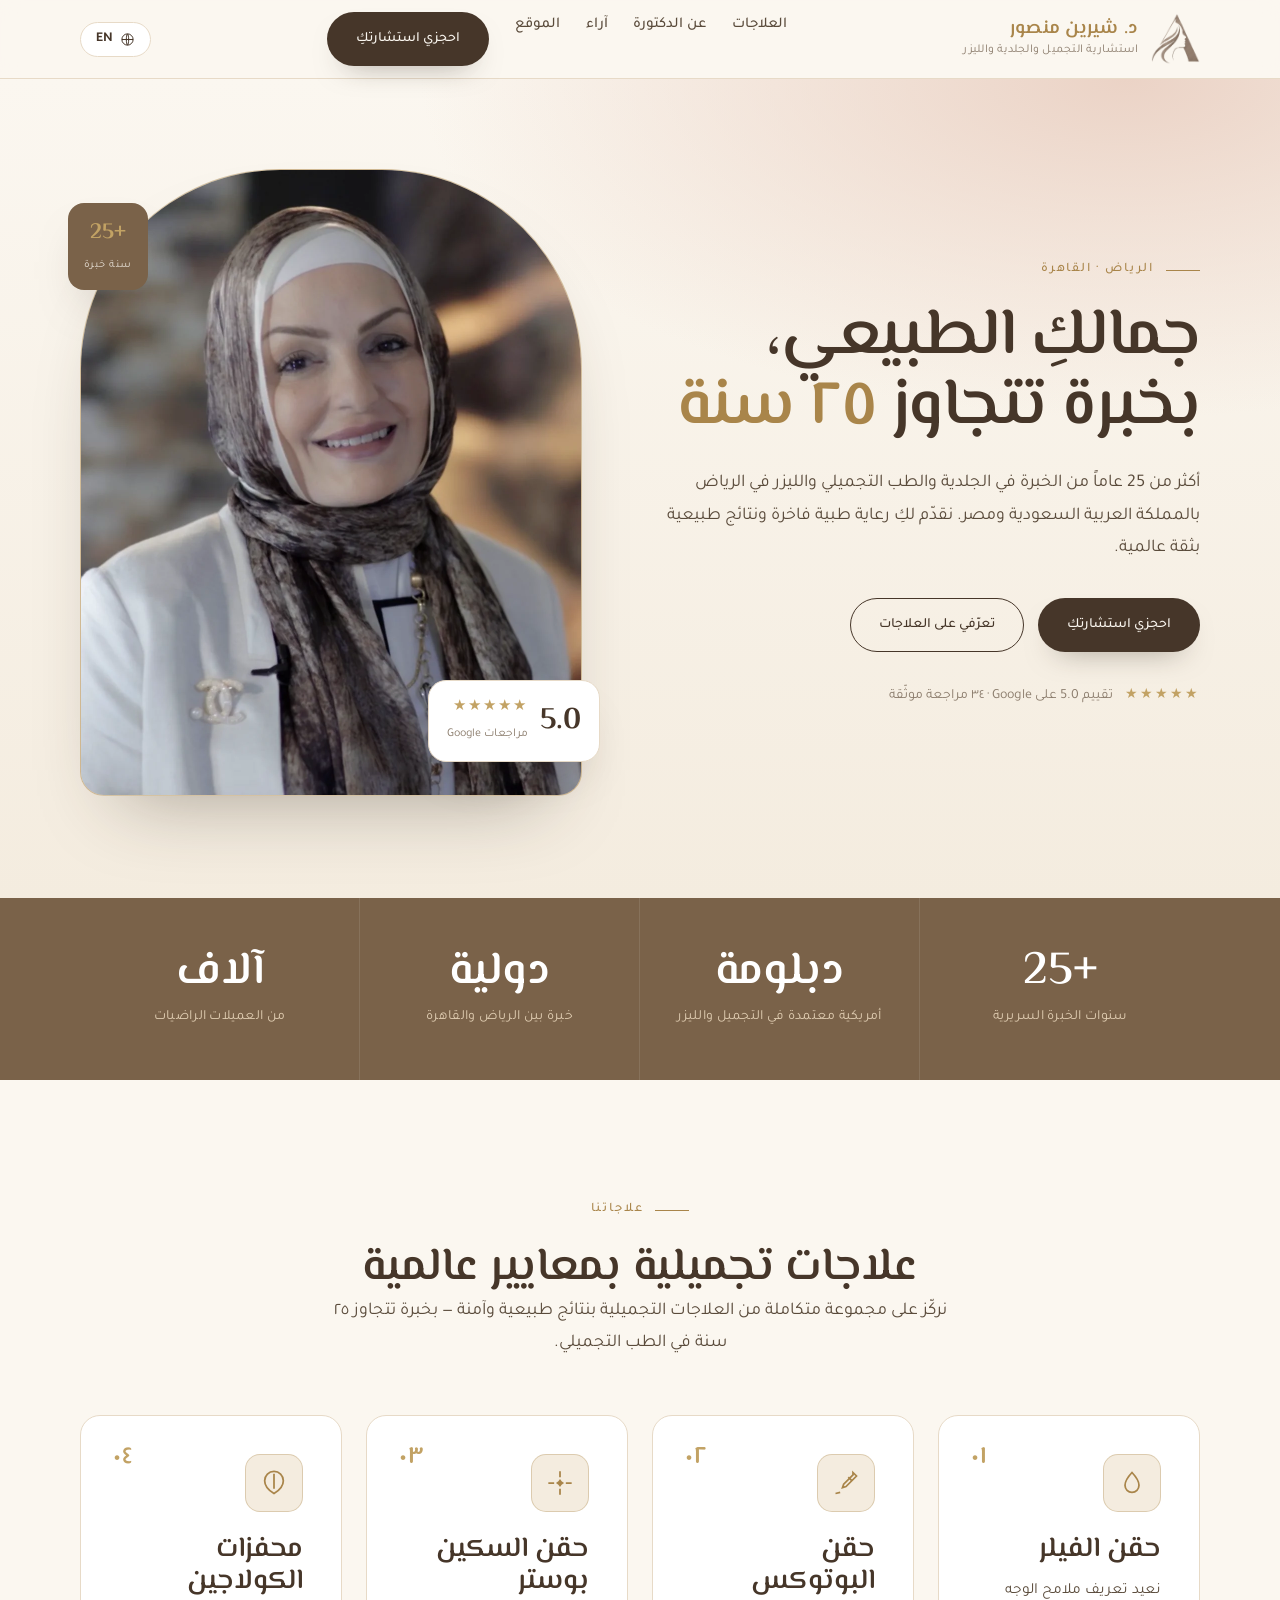
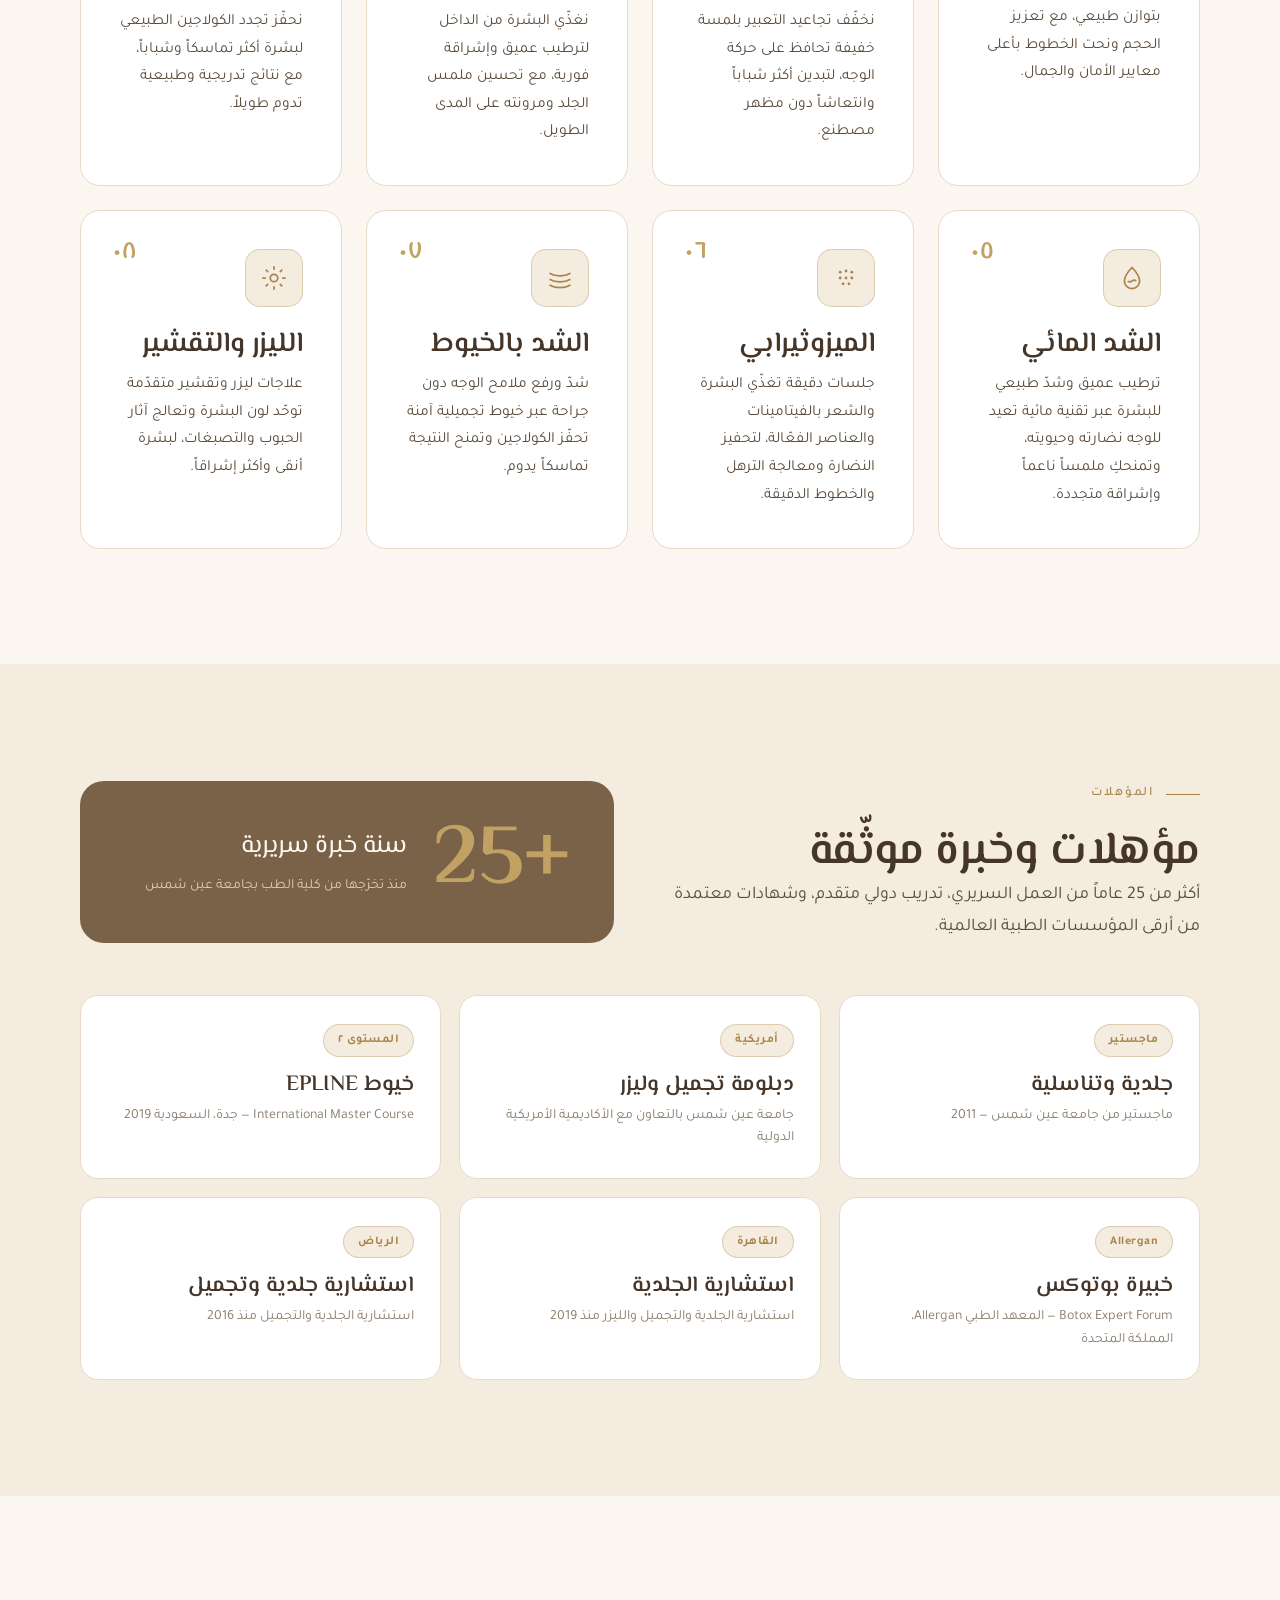
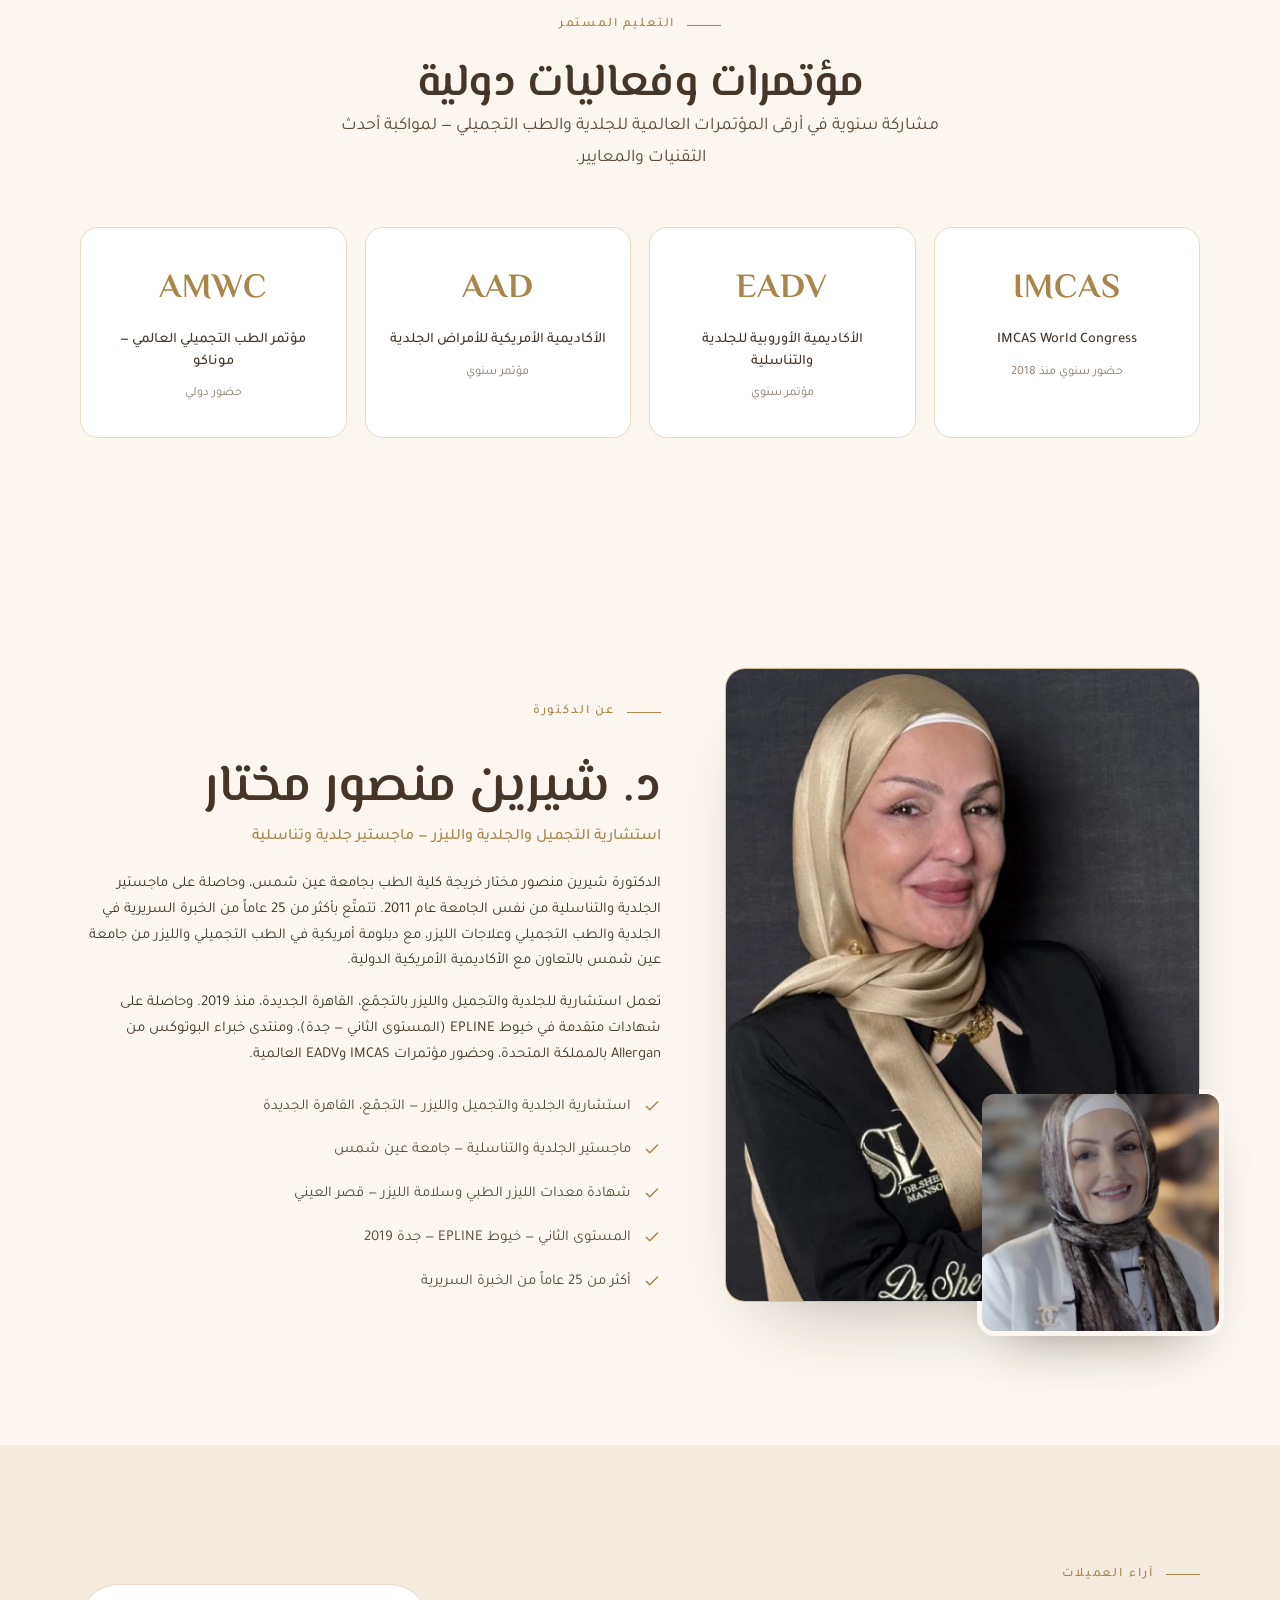
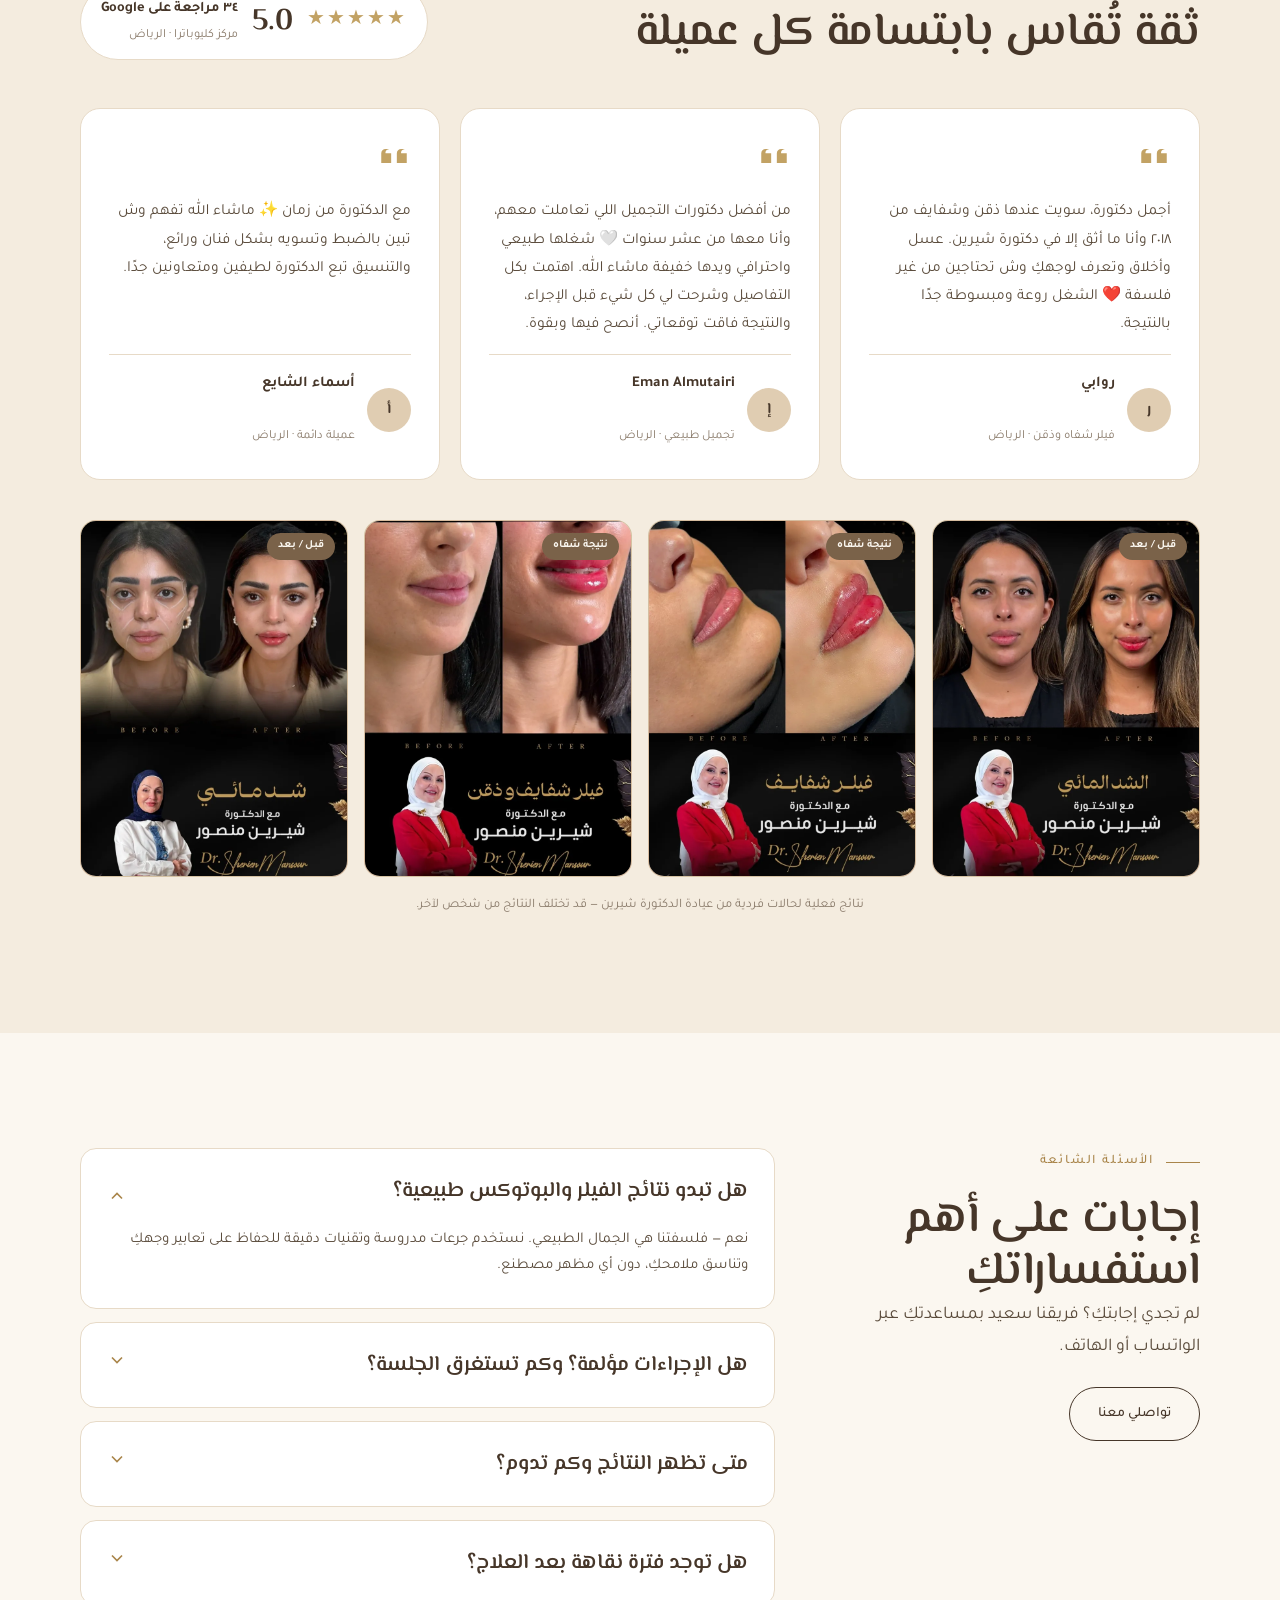
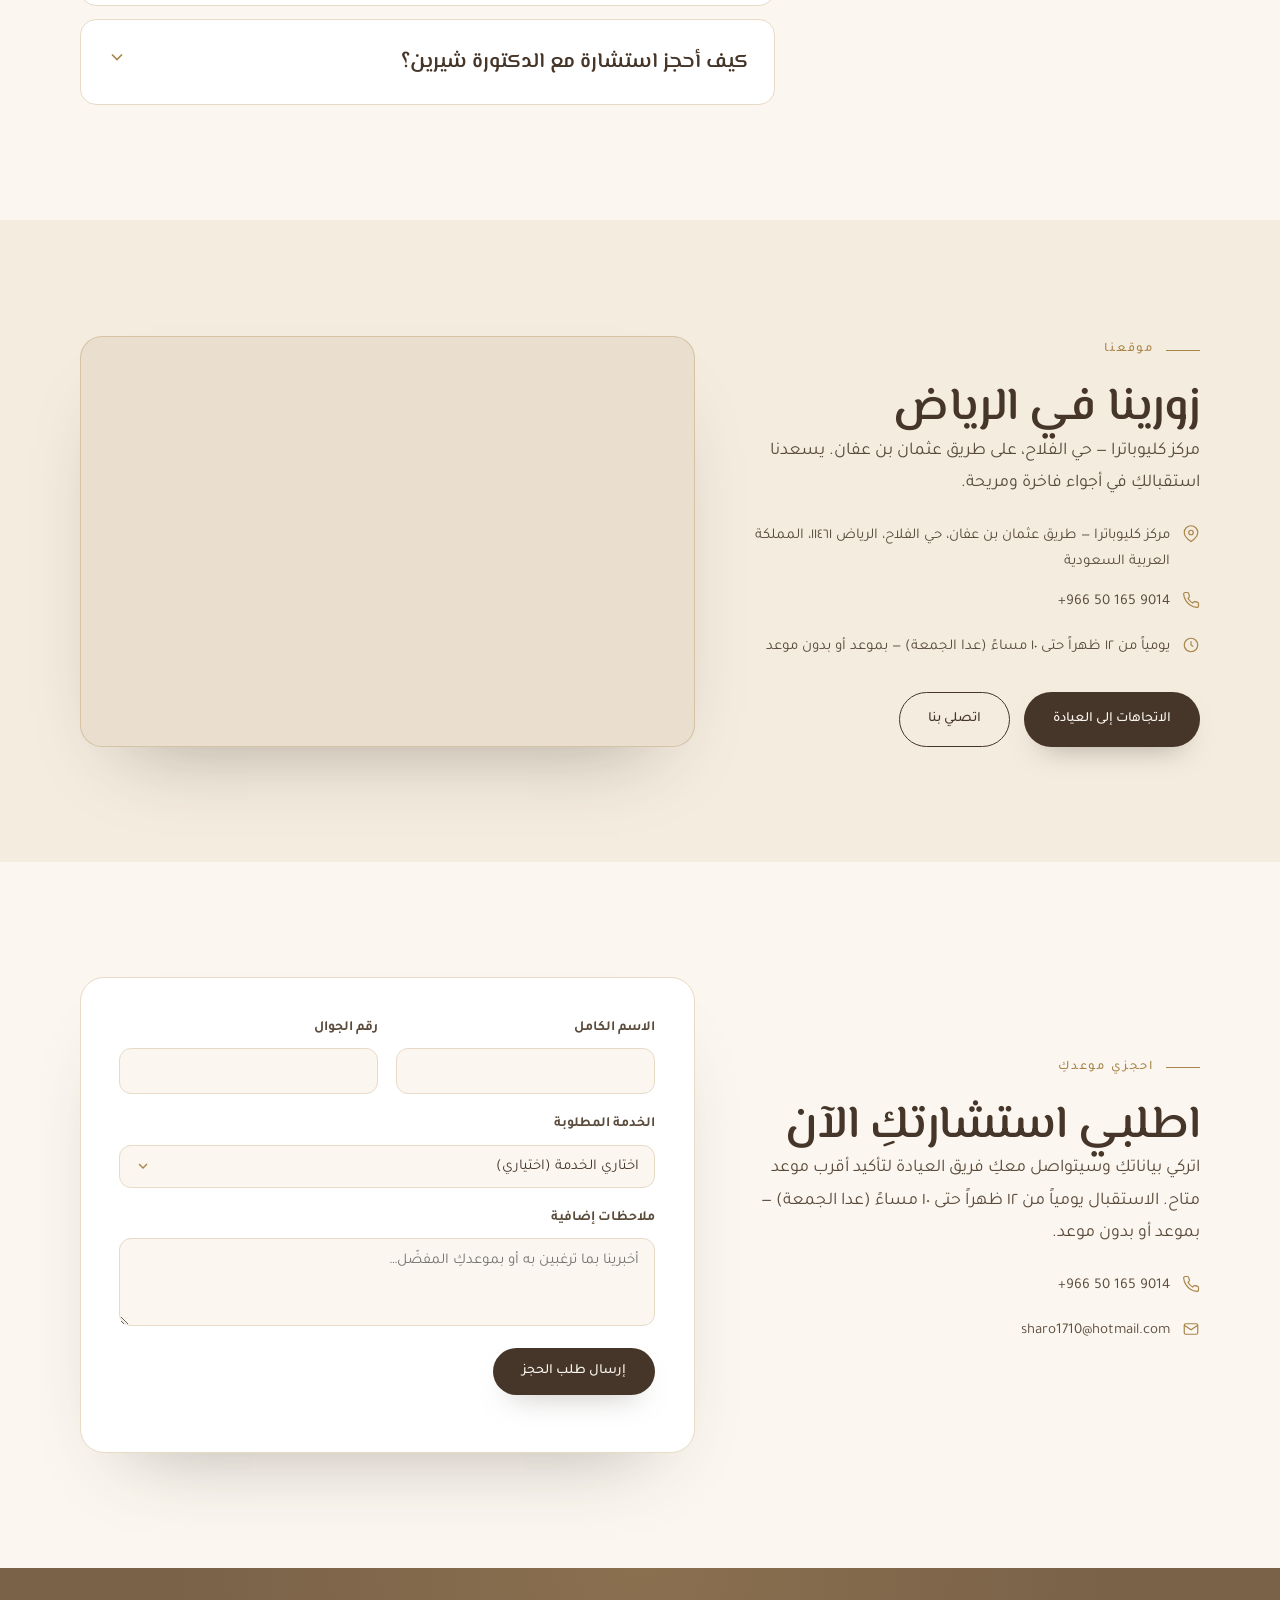
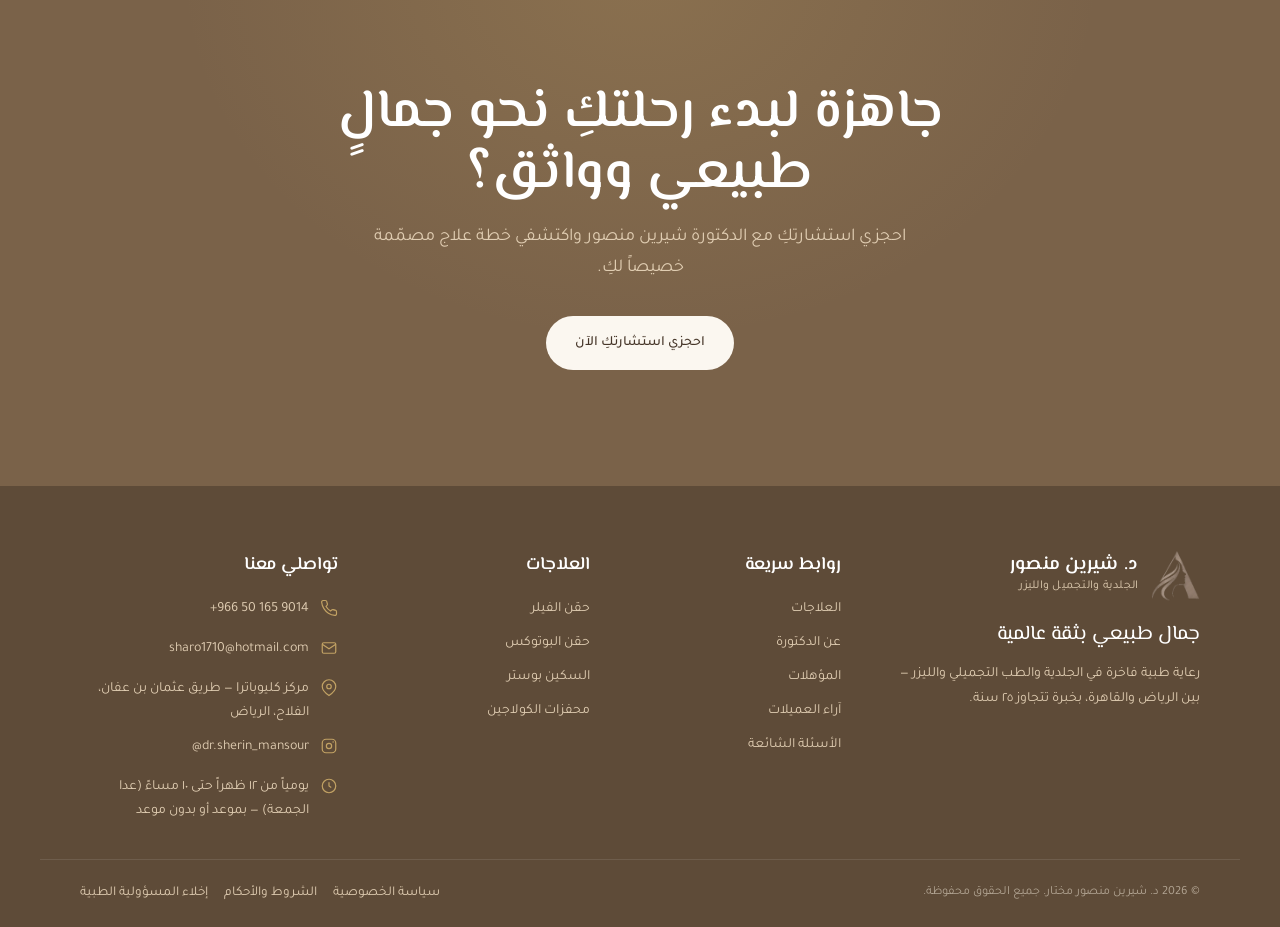
<file: index.html>
<!doctype html>
<html lang="ar" dir="rtl"
  data-title-ar="د. شيرين منصور | استشارية التجميل والجلدية والليزر"
  data-title-en="Dr. Sherin Mansour | Consultant Aesthetics, Dermatology &amp; Laser">
<head>
  <meta charset="utf-8">
  <meta name="viewport" content="width=device-width, initial-scale=1">
  <title>د. شيرين منصور | استشارية التجميل والجلدية والليزر</title>
  <meta name="description" content="الدكتورة شيرين منصور مختار — استشارية التجميل والجلدية والليزر في الرياض والقاهرة. أكثر من 25 عاماً من الخبرة في الفيلر والبوتوكس والسكين بوستر ومحفزات الكولاجين.">
  <meta name="theme-color" content="#4E3D2D">
  <link rel="canonical" href="https://sherinmansour.com/">
  <link rel="icon" type="image/png" href="images/favicon-v2.png">
  <!-- Open Graph / social -->
  <meta property="og:type" content="website">
  <meta property="og:site_name" content="Dr. Sherin Mansour">
  <meta property="og:title" content="د. شيرين منصور | استشارية التجميل والجلدية والليزر">
  <meta property="og:description" content="رعاية طبية فاخرة في الجلدية والطب التجميلي والليزر — بين الرياض والقاهرة، بخبرة تتجاوز ٢٥ سنة.">
  <meta property="og:url" content="https://sherinmansour.com/">
  <meta property="og:image" content="https://sherinmansour.com/images/og-cover.jpg">
  <meta name="twitter:card" content="summary_large_image">
  <!-- Structured data: clinic / physician -->
  <script type="application/ld+json">
  {
    "@context": "https://schema.org",
    "@type": "Physician",
    "name": "Dr. Sherin Mansour Mokhtar",
    "alternateName": "د. شيرين منصور مختار",
    "description": "Consultant dermatology, aesthetic medicine and laser. Over 25 years of experience across Riyadh and Cairo.",
    "medicalSpecialty": "Dermatologic",
    "url": "https://sherinmansour.com",
    "telephone": "+966501659014",
    "openingHoursSpecification": [
      { "@type": "OpeningHoursSpecification", "dayOfWeek": ["Saturday","Sunday","Monday","Tuesday","Wednesday","Thursday"], "opens": "12:00", "closes": "22:00" }
    ],
    "image": "https://sherinmansour.com/images/doctor.webp",
    "priceRange": "$$$",
    "sameAs": ["https://www.instagram.com/dr.sherin_mansour/"],
    "address": {
      "@type": "PostalAddress",
      "streetAddress": "Uthman Ibn Affan Rd, Al Falah",
      "addressLocality": "Riyadh",
      "postalCode": "11461",
      "addressCountry": "SA"
    },
    "geo": { "@type": "GeoCoordinates", "latitude": 24.7955007, "longitude": 46.6994551 },
    "aggregateRating": { "@type": "AggregateRating", "ratingValue": "5.0", "bestRating": "5", "ratingCount": "34" },
    "availableService": [
      { "@type": "MedicalProcedure", "name": "Dermal Fillers" },
      { "@type": "MedicalProcedure", "name": "Botox Injections" },
      { "@type": "MedicalProcedure", "name": "Skin Boosters" },
      { "@type": "MedicalProcedure", "name": "Collagen Stimulators" },
      { "@type": "MedicalProcedure", "name": "Aqua Lifting" },
      { "@type": "MedicalProcedure", "name": "Mesotherapy" },
      { "@type": "MedicalProcedure", "name": "Thread Lift" },
      { "@type": "MedicalProcedure", "name": "Laser & Peeling" }
    ]
  }
  </script>
  <link rel="preconnect" href="https://fonts.googleapis.com">
  <link rel="preconnect" href="https://fonts.gstatic.com" crossorigin>
  <link rel="stylesheet" href="https://fonts.googleapis.com/css2?family=El+Messiri:wght@400;500;600;700&family=Tajawal:wght@300;400;500;700&family=Cormorant+Garamond:ital,wght@0,400;0,500;0,600;0,700;1,400&family=Jost:wght@300;400;500;600&display=swap">
  <link rel="stylesheet" href="styles.css">
</head>
<body id="top">

<!-- ==================================================================
     ARABIC (RTL)
=================================================================== -->
<div class="ar-only" dir="rtl">
  <header>
    <div class="wrap nav">
      <a class="brand" href="#top">
        <img class="brandmark" src="images/logo-girl.webp" alt="د. شيرين منصور" width="49" height="52">
        <span><b>د. شيرين منصور</b><span>استشارية التجميل والجلدية والليزر</span></span>
      </a>
      <nav class="navlinks">
        <a href="#treatments">العلاجات</a>
        <a href="#about">عن الدكتورة</a>
        <a href="#reviews">آراء</a>
        <a href="#location">الموقع</a>
        <a href="https://wa.me/966501659014" class="btn btn-p">احجزي استشارتكِ</a>
      </nav>
      <div class="navr">
        <button class="lang-btn" data-toggle-lang aria-label="Switch to English">
          <svg width="15" height="15" viewBox="0 0 24 24" fill="none" stroke="currentColor" stroke-width="1.6"><circle cx="12" cy="12" r="9"/><path d="M3 12h18M12 3c2.5 2.7 2.5 15.3 0 18M12 3c-2.5 2.7-2.5 15.3 0 18"/></svg>
          EN
        </button>
        <button class="nav-toggle" data-nav-toggle aria-label="القائمة">
          <svg width="22" height="22" viewBox="0 0 24 24" fill="none" stroke="currentColor" stroke-width="1.8"><path d="M3 6h18M3 12h18M3 18h18"/></svg>
        </button>
      </div>
    </div>
  </header>

  <section class="hero">
    <div class="wrap">
      <div>
        <span class="eyebrow">الرياض · القاهرة</span>
        <h1>جمالكِ الطبيعي،<br>بخبرة تتجاوز <em>٢٥ سنة</em></h1>
        <p class="lead">أكثر من 25 عاماً من الخبرة في الجلدية والطب التجميلي والليزر في الرياض بالمملكة العربية السعودية ومصر. نقدّم لكِ رعاية طبية فاخرة ونتائج طبيعية بثقة عالمية.</p>
        <div class="cta">
          <a href="#book" class="btn btn-p">احجزي استشارتكِ</a>
          <a href="#treatments" class="btn btn-o">تعرّفي على العلاجات</a>
        </div>
        <div class="trustline"><span class="stars">★★★★★</span><span>تقييم 5.0 على Google · ٣٤ مراجعة موثّقة</span></div>
      </div>
      <div class="portrait">
        <div class="frame">
          <img src="images/doctor.webp" alt="الدكتورة شيرين منصور" onerror="this.remove()">
          <span class="ph-label"><svg width="40" height="40" viewBox="0 0 24 24" fill="none" stroke="currentColor" stroke-width="1.3"><circle cx="12" cy="9" r="4"/><path d="M4 21c0-4 3.6-7 8-7s8 3 8 7"/></svg>صورة الدكتورة<br>doctor.webp</span>
        </div>
        <div class="badge-top"><b>+25</b><small>سنة خبرة</small></div>
        <div class="badge-float"><span class="num">5.0</span><span><span class="stars">★★★★★</span><br><small>مراجعات Google</small></span></div>
      </div>
    </div>
  </section>

  <section class="stats">
    <div class="wrap"><div class="grid">
      <div class="stat"><b>+25</b><span>سنوات الخبرة السريرية</span></div>
      <div class="stat"><b>دبلومة</b><span>أمريكية معتمدة في التجميل والليزر</span></div>
      <div class="stat"><b>دولية</b><span>خبرة بين الرياض والقاهرة</span></div>
      <div class="stat"><b>آلاف</b><span>من العميلات الراضيات</span></div>
    </div></div>
  </section>

  <section class="sec" id="treatments">
    <div class="wrap center">
      <span class="eyebrow center">علاجاتنا</span>
      <h2 class="h2">علاجات تجميلية بمعايير عالمية</h2>
      <p class="lead">نركّز على مجموعة متكاملة من العلاجات التجميلية بنتائج طبيعية وآمنة — بخبرة تتجاوز ٢٥ سنة في الطب التجميلي.</p>
    </div>
    <div class="wrap"><div class="tcards">
      <div class="tcard"><div class="no">٠١</div>
        <div class="ticon"><svg width="28" height="28" viewBox="0 0 24 24" fill="none" stroke="currentColor" stroke-width="1.5"><path d="M12 3s6 6.4 6 11a6 6 0 0 1-12 0c0-4.6 6-11 6-11z"/></svg></div>
        <h3>حقن الفيلر</h3><p>نعيد تعريف ملامح الوجه بتوازن طبيعي، مع تعزيز الحجم ونحت الخطوط بأعلى معايير الأمان والجمال.</p></div>
      <div class="tcard"><div class="no">٠٢</div>
        <div class="ticon"><svg width="28" height="28" viewBox="0 0 24 24" fill="none" stroke="currentColor" stroke-width="1.5"><path d="M18 3l3 3-9 9-3 1 1-3 8-8z"/><path d="M14 7l3 3"/><path d="M3 21l4-1"/></svg></div>
        <h3>حقن البوتوكس</h3><p>نخفّف تجاعيد التعبير بلمسة خفيفة تحافظ على حركة الوجه، لتبدين أكثر شباباً وانتعاشاً دون مظهر مصطنع.</p></div>
      <div class="tcard"><div class="no">٠٣</div>
        <div class="ticon"><svg width="28" height="28" viewBox="0 0 24 24" fill="none" stroke="currentColor" stroke-width="1.5"><path d="M12 2v5M12 17v5M2 12h5M17 12h5"/><path d="M12 8.5l1.4 2.1L15.5 12l-2.1 1.4L12 15.5l-1.4-2.1L8.5 12l2.1-1.4z" fill="currentColor" stroke="none"/></svg></div>
        <h3>حقن السكين بوستر</h3><p>نغذّي البشرة من الداخل لترطيب عميق وإشراقة فورية، مع تحسين ملمس الجلد ومرونته على المدى الطويل.</p></div>
      <div class="tcard"><div class="no">٠٤</div>
        <div class="ticon"><svg width="28" height="28" viewBox="0 0 24 24" fill="none" stroke="currentColor" stroke-width="1.5"><path d="M12 21c5-3 8-6.5 8-11a8 8 0 0 0-16 0c0 4.5 3 8 8 11z"/><path d="M12 4c0 5 0 9 0 13"/></svg></div>
        <h3>محفزات الكولاجين</h3><p>نحفّز تجدد الكولاجين الطبيعي لبشرة أكثر تماسكاً وشباباً، مع نتائج تدريجية وطبيعية تدوم طويلاً.</p></div>
      <div class="tcard"><div class="no">٠٥</div>
        <div class="ticon"><svg width="28" height="28" viewBox="0 0 24 24" fill="none" stroke="currentColor" stroke-width="1.5"><path d="M12 3s6.5 6.8 6.5 11.5a6.5 6.5 0 0 1-13 0C5.5 9.8 12 3 12 3z"/><path d="M8.4 14.6c1.1 1 2.1 1 3.6 0s2.5-1 3.6 0"/></svg></div>
        <h3>الشد المائي</h3><p>ترطيب عميق وشدّ طبيعي للبشرة عبر تقنية مائية تعيد للوجه نضارته وحيويته، وتمنحكِ ملمساً ناعماً وإشراقة متجددة.</p></div>
      <div class="tcard"><div class="no">٠٦</div>
        <div class="ticon"><svg width="28" height="28" viewBox="0 0 24 24" fill="none" stroke="currentColor" stroke-width="1.5"><circle cx="7" cy="7" r="1.2" fill="currentColor" stroke="none"/><circle cx="12" cy="6" r="1.2" fill="currentColor" stroke="none"/><circle cx="17" cy="7" r="1.2" fill="currentColor" stroke="none"/><circle cx="7" cy="12" r="1.2" fill="currentColor" stroke="none"/><circle cx="12" cy="12" r="1.2" fill="currentColor" stroke="none"/><circle cx="17" cy="12" r="1.2" fill="currentColor" stroke="none"/><circle cx="9.5" cy="17" r="1.2" fill="currentColor" stroke="none"/><circle cx="14.5" cy="17" r="1.2" fill="currentColor" stroke="none"/></svg></div>
        <h3>الميزوثيرابي</h3><p>جلسات دقيقة تغذّي البشرة والشعر بالفيتامينات والعناصر الفعّالة، لتحفيز النضارة ومعالجة الترهل والخطوط الدقيقة.</p></div>
      <div class="tcard"><div class="no">٠٧</div>
        <div class="ticon"><svg width="28" height="28" viewBox="0 0 24 24" fill="none" stroke="currentColor" stroke-width="1.5"><path d="M3 8c5 3 13 3 18 0"/><path d="M3 13c5 3 13 3 18 0"/><path d="M3 18c5 3 13 3 18 0"/></svg></div>
        <h3>الشد بالخيوط</h3><p>شدّ ورفع ملامح الوجه دون جراحة عبر خيوط تجميلية آمنة تحفّز الكولاجين وتمنح النتيجة تماسكاً يدوم.</p></div>
      <div class="tcard"><div class="no">٠٨</div>
        <div class="ticon"><svg width="28" height="28" viewBox="0 0 24 24" fill="none" stroke="currentColor" stroke-width="1.5"><circle cx="12" cy="12" r="3.2"/><path d="M12 2v3M12 19v3M2 12h3M19 12h3M4.9 4.9l2.1 2.1M17 17l2.1 2.1M19.1 4.9 17 7M7 17l-2.1 2.1"/></svg></div>
        <h3>الليزر والتقشير</h3><p>علاجات ليزر وتقشير متقدّمة توحّد لون البشرة وتعالج آثار الحبوب والتصبغات، لبشرة أنقى وأكثر إشراقاً.</p></div>
    </div></div>
  </section>

  <section class="sec cred" id="creds">
    <div class="wrap">
      <div class="cred-top">
        <div>
          <span class="eyebrow">المؤهلات</span>
          <h2 class="h2">مؤهلات وخبرة موثّقة</h2>
          <p class="lead">أكثر من 25 عاماً من العمل السريري، تدريب دولي متقدم، وشهادات معتمدة من أرقى المؤسسات الطبية العالمية.</p>
        </div>
        <div class="bigstat"><b>+25</b><div><span>سنة خبرة سريرية</span><small>منذ تخرّجها من كلية الطب بجامعة عين شمس</small></div></div>
      </div>
      <div class="cgrid">
        <div class="ccard"><span class="ctag">ماجستير</span><h4>جلدية وتناسلية</h4><p>ماجستير من جامعة عين شمس — 2011</p></div>
        <div class="ccard"><span class="ctag">أمريكية</span><h4>دبلومة تجميل وليزر</h4><p>جامعة عين شمس بالتعاون مع الأكاديمية الأمريكية الدولية</p></div>
        <div class="ccard"><span class="ctag">المستوى ٢</span><h4>خيوط EPLINE</h4><p>International Master Course — جدة، السعودية 2019</p></div>
        <div class="ccard"><span class="ctag">Allergan</span><h4>خبيرة بوتوكس</h4><p>Botox Expert Forum — المعهد الطبي Allergan، المملكة المتحدة</p></div>
        <div class="ccard"><span class="ctag">القاهرة</span><h4>استشارية الجلدية</h4><p>استشارية الجلدية والتجميل والليزر منذ 2019</p></div>
        <div class="ccard"><span class="ctag">الرياض</span><h4>استشارية جلدية وتجميل</h4><p>استشارية الجلدية والتجميل منذ 2016</p></div>
      </div>
    </div>
  </section>

  <section class="sec edu">
    <div class="wrap center">
      <span class="eyebrow center">التعليم المستمر</span>
      <h2 class="h2">مؤتمرات وفعاليات دولية</h2>
      <p class="lead">مشاركة سنوية في أرقى المؤتمرات العالمية للجلدية والطب التجميلي — لمواكبة أحدث التقنيات والمعايير.</p>
    </div>
    <div class="wrap"><div class="erow">
      <div class="ecard"><div class="acr">IMCAS</div><div class="ename">IMCAS World Congress</div><small>حضور سنوي منذ 2018</small></div>
      <div class="ecard"><div class="acr">EADV</div><div class="ename">الأكاديمية الأوروبية للجلدية والتناسلية</div><small>مؤتمر سنوي</small></div>
      <div class="ecard"><div class="acr">AAD</div><div class="ename">الأكاديمية الأمريكية للأمراض الجلدية</div><small>مؤتمر سنوي</small></div>
      <div class="ecard"><div class="acr">AMWC</div><div class="ename">مؤتمر الطب التجميلي العالمي — موناكو</div><small>حضور دولي</small></div>
    </div></div>
  </section>

  <section class="sec about" id="about">
    <div class="wrap"><div class="grid">
      <div class="about-photos">
        <div class="p1"><img src="images/doctor-about.webp" alt="الدكتورة شيرين منصور" onerror="this.remove()"><span class="ph-label"><svg width="36" height="36" viewBox="0 0 24 24" fill="none" stroke="currentColor" stroke-width="1.3"><circle cx="12" cy="9" r="4"/><path d="M4 21c0-4 3.6-7 8-7s8 3 8 7"/></svg>doctor-about.webp</span></div>
        <div class="p2"><img src="images/doctor.webp" alt="الدكتورة شيرين منصور" onerror="this.remove()"><span class="ph-label">doctor.webp</span></div>
      </div>
      <div>
        <span class="eyebrow">عن الدكتورة</span>
        <h2>د. شيرين منصور مختار</h2>
        <div class="role">استشارية التجميل والجلدية والليزر — ماجستير جلدية وتناسلية</div>
        <p>الدكتورة شيرين منصور مختار خريجة كلية الطب بجامعة عين شمس، وحاصلة على ماجستير الجلدية والتناسلية من نفس الجامعة عام 2011. تتمتّع بأكثر من 25 عاماً من الخبرة السريرية في الجلدية والطب التجميلي وعلاجات الليزر، مع دبلومة أمريكية في الطب التجميلي والليزر من جامعة عين شمس بالتعاون مع الأكاديمية الأمريكية الدولية.</p>
        <p>تعمل استشارية للجلدية والتجميل والليزر بالتجمّع، القاهرة الجديدة، منذ 2019. وحاصلة على شهادات متقدمة في خيوط EPLINE (المستوى الثاني — جدة)، ومنتدى خبراء البوتوكس من Allergan بالمملكة المتحدة، وحضور مؤتمرات IMCAS وEADV العالمية.</p>
        <ul class="clist">
          <li><span class="tick"><svg width="18" height="18" viewBox="0 0 24 24" fill="none" stroke="currentColor" stroke-width="2"><path d="M20 6 9 17l-5-5"/></svg></span>استشارية الجلدية والتجميل والليزر — التجمّع، القاهرة الجديدة</li>
          <li><span class="tick"><svg width="18" height="18" viewBox="0 0 24 24" fill="none" stroke="currentColor" stroke-width="2"><path d="M20 6 9 17l-5-5"/></svg></span>ماجستير الجلدية والتناسلية — جامعة عين شمس</li>
          <li><span class="tick"><svg width="18" height="18" viewBox="0 0 24 24" fill="none" stroke="currentColor" stroke-width="2"><path d="M20 6 9 17l-5-5"/></svg></span>شهادة معدات الليزر الطبي وسلامة الليزر — قصر العيني</li>
          <li><span class="tick"><svg width="18" height="18" viewBox="0 0 24 24" fill="none" stroke="currentColor" stroke-width="2"><path d="M20 6 9 17l-5-5"/></svg></span>المستوى الثاني — خيوط EPLINE — جدة 2019</li>
          <li><span class="tick"><svg width="18" height="18" viewBox="0 0 24 24" fill="none" stroke="currentColor" stroke-width="2"><path d="M20 6 9 17l-5-5"/></svg></span>أكثر من 25 عاماً من الخبرة السريرية</li>
        </ul>
      </div>
    </div></div>
  </section>

  <section class="sec rev" id="reviews">
    <div class="wrap">
      <div class="rev-head">
        <div><span class="eyebrow">آراء العميلات</span><h2 class="h2">ثقة تُقاس بابتسامة كل عميلة</h2></div>
        <div class="grating"><span class="stars" style="font-size:20px">★★★★★</span><span class="gnum">5.0</span><span><b>٣٤ مراجعة على Google</b><br><small>مركز كليوباترا · الرياض</small></span></div>
      </div>
      <div class="rcards">
        <div class="rcard"><span class="quote"><svg width="34" height="34" viewBox="0 0 24 24" fill="currentColor"><path d="M10 7H6a3 3 0 0 0-3 3v7h7v-7H6c0-1 0-3 4-3zm11 0h-4a3 3 0 0 0-3 3v7h7v-7h-4c0-1 0-3 4-3z"/></svg></span>
          <p class="rtext">أجمل دكتورة، سويت عندها ذقن وشفايف من ٢٠١٨ وأنا ما أثق إلا في دكتورة شيرين. عسل وأخلاق وتعرف لوجهكِ وش تحتاجين من غير فلسفة ❤️ الشغل روعة ومبسوطة جدًا بالنتيجة.</p>
          <div class="who"><span class="av">ر</span><span><b>روابي</b><br><small>فيلر شفاه وذقن · الرياض</small></span></div></div>
        <div class="rcard"><span class="quote"><svg width="34" height="34" viewBox="0 0 24 24" fill="currentColor"><path d="M10 7H6a3 3 0 0 0-3 3v7h7v-7H6c0-1 0-3 4-3zm11 0h-4a3 3 0 0 0-3 3v7h7v-7h-4c0-1 0-3 4-3z"/></svg></span>
          <p class="rtext">من أفضل دكتورات التجميل اللي تعاملت معهم، وأنا معها من عشر سنوات 🤍 شغلها طبيعي واحترافي ويدها خفيفة ماشاء الله. اهتمت بكل التفاصيل وشرحت لي كل شيء قبل الإجراء، والنتيجة فاقت توقعاتي. أنصح فيها وبقوة.</p>
          <div class="who"><span class="av">إ</span><span><b>Eman Almutairi</b><br><small>تجميل طبيعي · الرياض</small></span></div></div>
        <div class="rcard"><span class="quote"><svg width="34" height="34" viewBox="0 0 24 24" fill="currentColor"><path d="M10 7H6a3 3 0 0 0-3 3v7h7v-7H6c0-1 0-3 4-3zm11 0h-4a3 3 0 0 0-3 3v7h7v-7h-4c0-1 0-3 4-3z"/></svg></span>
          <p class="rtext">مع الدكتورة من زمان ✨ ماشاء الله تفهم وش تبين بالضبط وتسويه بشكل فنان ورائع، والتنسيق تبع الدكتورة لطيفين ومتعاونين جدًا.</p>
          <div class="who"><span class="av">أ</span><span><b>أسماء الشايع</b><br><small>عميلة دائمة · الرياض</small></span></div></div>
      </div>
      <div class="results"><div class="rg">
        <div class="cell"><span class="tag">قبل / بعد</span><img src="images/face-before-after.webp" alt="نتيجة" onerror="this.remove()"><span class="ph-label"><small>face-before-after.webp</small></span></div>
        <div class="cell"><span class="tag">نتيجة شفاه</span><img src="images/lips-result-1.webp" alt="نتيجة" onerror="this.remove()"><span class="ph-label"><small>lips-result-1.webp</small></span></div>
        <div class="cell"><span class="tag">نتيجة شفاه</span><img src="images/lips-result-2.webp" alt="نتيجة" onerror="this.remove()"><span class="ph-label"><small>lips-result-2.webp</small></span></div>
        <div class="cell"><span class="tag">قبل / بعد</span><img src="images/lips-before-after-2.webp" alt="نتيجة" onerror="this.remove()"><span class="ph-label"><small>lips-before-after-2.webp</small></span></div>
      </div>
      <p class="note">نتائج فعلية لحالات فردية من عيادة الدكتورة شيرين — قد تختلف النتائج من شخص لآخر.</p></div>
    </div>
  </section>

  <section class="sec faq" id="faq">
    <div class="wrap"><div class="grid">
      <div>
        <span class="eyebrow">الأسئلة الشائعة</span>
        <h2 class="h2">إجابات على أهم استفساراتكِ</h2>
        <p class="lead">لم تجدي إجابتكِ؟ فريقنا سعيد بمساعدتكِ عبر الواتساب أو الهاتف.</p>
        <a href="https://wa.me/966501659014" class="btn btn-o" style="margin-top:24px">تواصلي معنا</a>
      </div>
      <div class="qs">
        <div class="qitem open"><button class="q" type="button">هل تبدو نتائج الفيلر والبوتوكس طبيعية؟<span class="chev"><svg width="20" height="20" viewBox="0 0 24 24" fill="none" stroke="currentColor" stroke-width="2"><path d="M6 9l6 6 6-6"/></svg></span></button>
          <div class="a">نعم — فلسفتنا هي الجمال الطبيعي. نستخدم جرعات مدروسة وتقنيات دقيقة للحفاظ على تعابير وجهكِ وتناسق ملامحكِ، دون أي مظهر مصطنع.</div></div>
        <div class="qitem"><button class="q" type="button">هل الإجراءات مؤلمة؟ وكم تستغرق الجلسة؟<span class="chev"><svg width="20" height="20" viewBox="0 0 24 24" fill="none" stroke="currentColor" stroke-width="2"><path d="M6 9l6 6 6-6"/></svg></span></button>
          <div class="a">معظم الجلسات لطيفة وسريعة (عادة 20–45 دقيقة) ونستخدم كريمات مخدّرة موضعية لضمان راحتكِ. تُحدَّد التفاصيل بدقة خلال الاستشارة.</div></div>
        <div class="qitem"><button class="q" type="button">متى تظهر النتائج وكم تدوم؟<span class="chev"><svg width="20" height="20" viewBox="0 0 24 24" fill="none" stroke="currentColor" stroke-width="2"><path d="M6 9l6 6 6-6"/></svg></span></button>
          <div class="a">تختلف حسب العلاج: البوتوكس يظهر خلال أيام ويدوم أشهراً، والفيلر نتيجته فورية وتدوم أطول، ومحفزات الكولاجين تعطي نتائج تدريجية تدوم طويلاً.</div></div>
        <div class="qitem"><button class="q" type="button">هل توجد فترة نقاهة بعد العلاج؟<span class="chev"><svg width="20" height="20" viewBox="0 0 24 24" fill="none" stroke="currentColor" stroke-width="2"><path d="M6 9l6 6 6-6"/></svg></span></button>
          <div class="a">غالباً يمكنكِ العودة لروتينكِ في نفس اليوم. قد يظهر احمرار أو انتفاخ بسيط يزول سريعاً، ونزوّدكِ بتعليمات عناية واضحة بعد كل جلسة.</div></div>
        <div class="qitem"><button class="q" type="button">كيف أحجز استشارة مع الدكتورة شيرين؟<span class="chev"><svg width="20" height="20" viewBox="0 0 24 24" fill="none" stroke="currentColor" stroke-width="2"><path d="M6 9l6 6 6-6"/></svg></span></button>
          <div class="a">يمكنكِ الحجز عبر زر «احجزي استشارتكِ»، أو الاتصال على ‎+966 50 165 9014‎، أو عبر إنستغرام ‎@dr.sherin_mansour‎. نختار لكِ أقرب موعد متاح.</div></div>
      </div>
    </div></div>
  </section>

  <section class="sec map" id="location">
    <div class="wrap"><div class="grid">
      <div class="map-info">
        <span class="eyebrow">موقعنا</span>
        <h2 class="h2">زورينا في الرياض</h2>
        <p class="lead">مركز كليوباترا — حي الفلاح، على طريق عثمان بن عفان. يسعدنا استقبالكِ في أجواء فاخرة ومريحة.</p>
        <ul class="mlist">
          <li><span class="ico"><svg width="18" height="18" viewBox="0 0 24 24" fill="none" stroke="currentColor" stroke-width="1.6"><path d="M21 10c0 6-9 12-9 12s-9-6-9-12a9 9 0 0 1 18 0z"/><circle cx="12" cy="10" r="3"/></svg></span>مركز كليوباترا — طريق عثمان بن عفان، حي الفلاح، الرياض ١١٤٦١، المملكة العربية السعودية</li>
          <li><span class="ico"><svg width="18" height="18" viewBox="0 0 24 24" fill="none" stroke="currentColor" stroke-width="1.6"><path d="M22 16.9v3a2 2 0 0 1-2.2 2 19.8 19.8 0 0 1-8.6-3 19.5 19.5 0 0 1-6-6 19.8 19.8 0 0 1-3-8.6A2 2 0 0 1 4.1 2h3a2 2 0 0 1 2 1.7c.1.9.4 1.8.7 2.7a2 2 0 0 1-.5 2.1L8.1 9.9a16 16 0 0 0 6 6l1.4-1.2a2 2 0 0 1 2.1-.5c.9.3 1.8.6 2.7.7a2 2 0 0 1 1.7 2z"/></svg></span><a href="tel:+966501659014">‎+966 50 165 9014‎</a></li>
          <li><span class="ico"><svg width="18" height="18" viewBox="0 0 24 24" fill="none" stroke="currentColor" stroke-width="1.6"><circle cx="12" cy="12" r="9"/><path d="M12 7v5l3 2"/></svg></span>يومياً من ١٢ ظهراً حتى ١٠ مساءً (عدا الجمعة) — بموعد أو بدون موعد</li>
        </ul>
        <div class="mbtns">
          <a href="https://maps.app.goo.gl/rmT4BJi9RapGyN778" target="_blank" rel="noopener" class="btn btn-p">الاتجاهات إلى العيادة</a>
          <a href="tel:+966501659014" class="btn btn-o">اتصلي بنا</a>
        </div>
      </div>
      <div class="map-embed">
        <iframe title="موقع عيادة الدكتورة شيرين منصور على خرائط Google" src="https://www.google.com/maps/embed?pb=!1m3!2m1!1s24.7955007,46.6994551!6i16!3m1!1sar!5m1!1sar" loading="lazy" referrerpolicy="no-referrer-when-downgrade" allowfullscreen></iframe>
      </div>
    </div></div>
  </section>

  <section class="sec book" id="book">
    <div class="wrap"><div class="book-grid">
      <div class="book-intro">
        <span class="eyebrow">احجزي موعدكِ</span>
        <h2 class="h2">اطلبي استشارتكِ الآن</h2>
        <p class="lead">اتركي بياناتكِ وسيتواصل معكِ فريق العيادة لتأكيد أقرب موعد متاح. الاستقبال يومياً من ١٢ ظهراً حتى ١٠ مساءً (عدا الجمعة) — بموعد أو بدون موعد.</p>
        <ul class="mlist">
          <li><span class="ico"><svg width="18" height="18" viewBox="0 0 24 24" fill="none" stroke="currentColor" stroke-width="1.6"><path d="M22 16.9v3a2 2 0 0 1-2.2 2 19.8 19.8 0 0 1-8.6-3 19.5 19.5 0 0 1-6-6 19.8 19.8 0 0 1-3-8.6A2 2 0 0 1 4.1 2h3a2 2 0 0 1 2 1.7c.1.9.4 1.8.7 2.7a2 2 0 0 1-.5 2.1L8.1 9.9a16 16 0 0 0 6 6l1.4-1.2a2 2 0 0 1 2.1-.5c.9.3 1.8.6 2.7.7a2 2 0 0 1 1.7 2z"/></svg></span><a href="tel:+966501659014">‎+966 50 165 9014‎</a></li>
          <li><span class="ico"><svg width="18" height="18" viewBox="0 0 24 24" fill="none" stroke="currentColor" stroke-width="1.6"><rect x="3" y="5" width="18" height="14" rx="2"/><path d="m3 7 9 6 9-6"/></svg></span><a href="mailto:sharo1710@hotmail.com" dir="ltr">sharo1710@hotmail.com</a></li>
        </ul>
      </div>
      <form class="book-form" novalidate>
        <div class="frow">
          <label>الاسم الكامل<input type="text" name="name" autocomplete="name" required></label>
          <label>رقم الجوال<input type="tel" name="phone" inputmode="tel" autocomplete="tel" required></label>
        </div>
        <label>الخدمة المطلوبة
          <select name="treatment">
            <option value="">اختاري الخدمة (اختياري)</option>
            <option>حقن الفيلر</option>
            <option>حقن البوتوكس</option>
            <option>حقن السكين بوستر</option>
            <option>محفزات الكولاجين</option>
            <option>الشد المائي</option>
            <option>الميزوثيرابي</option>
            <option>الشد بالخيوط</option>
            <option>الليزر والتقشير</option>
            <option>استشارة عامة</option>
          </select>
        </label>
        <label>ملاحظات إضافية
          <textarea name="message" rows="3" placeholder="أخبرينا بما ترغبين به أو بموعدكِ المفضّل…"></textarea>
        </label>
        <button type="submit" class="btn btn-p">إرسال طلب الحجز</button>
        <p class="form-status" role="status" aria-live="polite"></p>
      </form>
    </div></div>
  </section>

  <section class="sec ctaband">
    <div class="wrap">
      <h2>جاهزة لبدء رحلتكِ نحو جمالٍ طبيعي وواثق؟</h2>
      <p>احجزي استشارتكِ مع الدكتورة شيرين منصور واكتشفي خطة علاج مصمّمة خصيصاً لكِ.</p>
      <a href="#book" class="btn btn-ivory">احجزي استشارتكِ الآن</a>
    </div>
  </section>

  <footer>
    <div class="wrap fgrid">
      <div class="fbrand">
        <div class="brand"><img class="brandmark" src="images/logo-girl.webp" alt="د. شيرين منصور" width="49" height="52"><span><b>د. شيرين منصور</b><span>الجلدية والتجميل والليزر</span></span></div>
        <span class="tagline">جمال طبيعي بثقة عالمية</span>
        <p>رعاية طبية فاخرة في الجلدية والطب التجميلي والليزر — بين الرياض والقاهرة، بخبرة تتجاوز ٢٥ سنة.</p>
      </div>
      <div class="fcol"><h5>روابط سريعة</h5><ul>
        <li><a href="#treatments">العلاجات</a></li><li><a href="#about">عن الدكتورة</a></li>
        <li><a href="#creds">المؤهلات</a></li><li><a href="#reviews">آراء العميلات</a></li><li><a href="#faq">الأسئلة الشائعة</a></li>
      </ul></div>
      <div class="fcol"><h5>العلاجات</h5><ul>
        <li><a href="#treatments">حقن الفيلر</a></li><li><a href="#treatments">حقن البوتوكس</a></li>
        <li><a href="#treatments">السكين بوستر</a></li><li><a href="#treatments">محفزات الكولاجين</a></li>
      </ul></div>
      <div class="fcol fcontact"><h5>تواصلي معنا</h5><ul>
        <li><span class="ico"><svg width="18" height="18" viewBox="0 0 24 24" fill="none" stroke="currentColor" stroke-width="1.6"><path d="M22 16.9v3a2 2 0 0 1-2.2 2 19.8 19.8 0 0 1-8.6-3 19.5 19.5 0 0 1-6-6 19.8 19.8 0 0 1-3-8.6A2 2 0 0 1 4.1 2h3a2 2 0 0 1 2 1.7c.1.9.4 1.8.7 2.7a2 2 0 0 1-.5 2.1L8.1 9.9a16 16 0 0 0 6 6l1.4-1.2a2 2 0 0 1 2.1-.5c.9.3 1.8.6 2.7.7a2 2 0 0 1 1.7 2z"/></svg></span><a href="tel:+966501659014">‎+966 50 165 9014‎</a></li>
        <li><span class="ico"><svg width="18" height="18" viewBox="0 0 24 24" fill="none" stroke="currentColor" stroke-width="1.6"><rect x="3" y="5" width="18" height="14" rx="2"/><path d="m3 7 9 6 9-6"/></svg></span><a href="mailto:sharo1710@hotmail.com" dir="ltr">sharo1710@hotmail.com</a></li>
        <li><span class="ico"><svg width="18" height="18" viewBox="0 0 24 24" fill="none" stroke="currentColor" stroke-width="1.6"><path d="M21 10c0 6-9 12-9 12s-9-6-9-12a9 9 0 0 1 18 0z"/><circle cx="12" cy="10" r="3"/></svg></span>مركز كليوباترا — طريق عثمان بن عفان، الفلاح، الرياض</li>
        <li><span class="ico"><svg width="18" height="18" viewBox="0 0 24 24" fill="none" stroke="currentColor" stroke-width="1.6"><rect x="3" y="3" width="18" height="18" rx="5"/><circle cx="12" cy="12" r="3.5"/><circle cx="17.5" cy="6.5" r="1" fill="currentColor" stroke="none"/></svg></span><a href="https://www.instagram.com/dr.sherin_mansour/">‎@dr.sherin_mansour‎</a></li>
        <li><span class="ico"><svg width="18" height="18" viewBox="0 0 24 24" fill="none" stroke="currentColor" stroke-width="1.6"><circle cx="12" cy="12" r="9"/><path d="M12 7v5l3 2"/></svg></span>يومياً من ١٢ ظهراً حتى ١٠ مساءً (عدا الجمعة) — بموعد أو بدون موعد</li>
      </ul></div>
    </div>
    <div class="wrap fbottom"><span>© 2026 د. شيرين منصور مختار. جميع الحقوق محفوظة.</span><span class="footer-legal"><a href="privacy.html">سياسة الخصوصية</a><a href="terms.html">الشروط والأحكام</a><a href="disclaimer.html">إخلاء المسؤولية الطبية</a></span></div>
  </footer>
</div>

<!-- ==================================================================
     ENGLISH (LTR)
=================================================================== -->
<div class="en-only" dir="ltr">
  <header>
    <div class="wrap nav">
      <a class="brand" href="#top">
        <img class="brandmark" src="images/logo-girl.webp" alt="د. شيرين منصور" width="49" height="52">
        <span><b>Dr. Sherin Mansour</b><span>Consultant · Aesthetics · Dermatology · Laser</span></span>
      </a>
      <nav class="navlinks">
        <a href="#treatments">Treatments</a>
        <a href="#about">About</a>
        <a href="#reviews">Reviews</a>
        <a href="#location">Location</a>
        <a href="https://wa.me/966501659014" class="btn btn-p">Book a Consultation</a>
      </nav>
      <div class="navr">
        <button class="lang-btn" data-toggle-lang aria-label="التبديل إلى العربية">
          <svg width="15" height="15" viewBox="0 0 24 24" fill="none" stroke="currentColor" stroke-width="1.6"><circle cx="12" cy="12" r="9"/><path d="M3 12h18M12 3c2.5 2.7 2.5 15.3 0 18M12 3c-2.5 2.7-2.5 15.3 0 18"/></svg>
          ع
        </button>
        <button class="nav-toggle" data-nav-toggle aria-label="Menu">
          <svg width="22" height="22" viewBox="0 0 24 24" fill="none" stroke="currentColor" stroke-width="1.8"><path d="M3 6h18M3 12h18M3 18h18"/></svg>
        </button>
      </div>
    </div>
  </header>

  <section class="hero">
    <div class="wrap">
      <div>
        <span class="eyebrow">Riyadh · Cairo</span>
        <h1>Your natural beauty,<br>backed by <em>a quarter century</em></h1>
        <p class="lead">Over 25 years of experience in dermatology, aesthetic medicine and laser across Riyadh, Saudi Arabia and Egypt. Luxury medical care and natural results, with world-class confidence.</p>
        <div class="cta">
          <a href="#book" class="btn btn-p">Book a Consultation</a>
          <a href="#treatments" class="btn btn-o">Explore Treatments</a>
        </div>
        <div class="trustline"><span class="stars">★★★★★</span><span>5.0 on Google · 34 verified reviews</span></div>
      </div>
      <div class="portrait">
        <div class="frame">
          <img src="images/doctor.webp" alt="Dr. Sherin Mansour" onerror="this.remove()">
          <span class="ph-label"><svg width="40" height="40" viewBox="0 0 24 24" fill="none" stroke="currentColor" stroke-width="1.3"><circle cx="12" cy="9" r="4"/><path d="M4 21c0-4 3.6-7 8-7s8 3 8 7"/></svg>Photo of Dr. Sherin<br>doctor.webp</span>
        </div>
        <div class="badge-top"><b>+25</b><small>YEARS</small></div>
        <div class="badge-float"><span class="num">5.0</span><span><span class="stars">★★★★★</span><br><small>Google reviews</small></span></div>
      </div>
    </div>
  </section>

  <section class="stats">
    <div class="wrap"><div class="grid">
      <div class="stat"><b>+25</b><span>Years of clinical experience</span></div>
      <div class="stat"><b>US</b><span>American diploma in aesthetics &amp; laser</span></div>
      <div class="stat"><b>Global</b><span>Practice across Riyadh &amp; Cairo</span></div>
      <div class="stat"><b>1000s</b><span>Of satisfied patients</span></div>
    </div></div>
  </section>

  <section class="sec" id="treatments">
    <div class="wrap center">
      <span class="eyebrow center">Our Treatments</span>
      <h2 class="h2">Aesthetic care, world-class standards</h2>
      <p class="lead">We offer a full range of aesthetic treatments with natural, safe results — backed by more than a quarter century of expertise behind every one.</p>
    </div>
    <div class="wrap"><div class="tcards">
      <div class="tcard"><div class="no">01</div>
        <div class="ticon"><svg width="28" height="28" viewBox="0 0 24 24" fill="none" stroke="currentColor" stroke-width="1.5"><path d="M12 3s6 6.4 6 11a6 6 0 0 1-12 0c0-4.6 6-11 6-11z"/></svg></div>
        <h3>Dermal Fillers</h3><p>We redefine facial features with natural balance — restoring volume and sculpting contours to the highest standards of safety and beauty.</p></div>
      <div class="tcard"><div class="no">02</div>
        <div class="ticon"><svg width="28" height="28" viewBox="0 0 24 24" fill="none" stroke="currentColor" stroke-width="1.5"><path d="M18 3l3 3-9 9-3 1 1-3 8-8z"/><path d="M14 7l3 3"/><path d="M3 21l4-1"/></svg></div>
        <h3>Botox Injections</h3><p>We soften expression lines with a light touch that keeps your face mobile and natural — looking fresher and more youthful, never artificial.</p></div>
      <div class="tcard"><div class="no">03</div>
        <div class="ticon"><svg width="28" height="28" viewBox="0 0 24 24" fill="none" stroke="currentColor" stroke-width="1.5"><path d="M12 2v5M12 17v5M2 12h5M17 12h5"/><path d="M12 8.5l1.4 2.1L15.5 12l-2.1 1.4L12 15.5l-1.4-2.1L8.5 12l2.1-1.4z" fill="currentColor" stroke="none"/></svg></div>
        <h3>Skin Boosters</h3><p>We nourish the skin from within for deep hydration and instant radiance, improving long-term texture and elasticity.</p></div>
      <div class="tcard"><div class="no">04</div>
        <div class="ticon"><svg width="28" height="28" viewBox="0 0 24 24" fill="none" stroke="currentColor" stroke-width="1.5"><path d="M12 21c5-3 8-6.5 8-11a8 8 0 0 0-16 0c0 4.5 3 8 8 11z"/><path d="M12 4c0 5 0 9 0 13"/></svg></div>
        <h3>Collagen Stimulators</h3><p>We stimulate your natural collagen renewal for firmer, more youthful skin — with gradual, natural results that last.</p></div>
      <div class="tcard"><div class="no">05</div>
        <div class="ticon"><svg width="28" height="28" viewBox="0 0 24 24" fill="none" stroke="currentColor" stroke-width="1.5"><path d="M12 3s6.5 6.8 6.5 11.5a6.5 6.5 0 0 1-13 0C5.5 9.8 12 3 12 3z"/><path d="M8.4 14.6c1.1 1 2.1 1 3.6 0s2.5-1 3.6 0"/></svg></div>
        <h3>Aqua Lifting</h3><p>Deep hydration and natural tightening through an aqua technique that restores freshness and vitality — for smoother, more radiant skin.</p></div>
      <div class="tcard"><div class="no">06</div>
        <div class="ticon"><svg width="28" height="28" viewBox="0 0 24 24" fill="none" stroke="currentColor" stroke-width="1.5"><circle cx="7" cy="7" r="1.2" fill="currentColor" stroke="none"/><circle cx="12" cy="6" r="1.2" fill="currentColor" stroke="none"/><circle cx="17" cy="7" r="1.2" fill="currentColor" stroke="none"/><circle cx="7" cy="12" r="1.2" fill="currentColor" stroke="none"/><circle cx="12" cy="12" r="1.2" fill="currentColor" stroke="none"/><circle cx="17" cy="12" r="1.2" fill="currentColor" stroke="none"/><circle cx="9.5" cy="17" r="1.2" fill="currentColor" stroke="none"/><circle cx="14.5" cy="17" r="1.2" fill="currentColor" stroke="none"/></svg></div>
        <h3>Mesotherapy</h3><p>Precise sessions that nourish skin and hair with vitamins and active ingredients, boosting radiance and addressing laxity and fine lines.</p></div>
      <div class="tcard"><div class="no">07</div>
        <div class="ticon"><svg width="28" height="28" viewBox="0 0 24 24" fill="none" stroke="currentColor" stroke-width="1.5"><path d="M3 8c5 3 13 3 18 0"/><path d="M3 13c5 3 13 3 18 0"/><path d="M3 18c5 3 13 3 18 0"/></svg></div>
        <h3>Thread Lift</h3><p>Non-surgical lifting and contouring with safe cosmetic threads that stimulate collagen for firm, long-lasting results.</p></div>
      <div class="tcard"><div class="no">08</div>
        <div class="ticon"><svg width="28" height="28" viewBox="0 0 24 24" fill="none" stroke="currentColor" stroke-width="1.5"><circle cx="12" cy="12" r="3.2"/><path d="M12 2v3M12 19v3M2 12h3M19 12h3M4.9 4.9l2.1 2.1M17 17l2.1 2.1M19.1 4.9 17 7M7 17l-2.1 2.1"/></svg></div>
        <h3>Laser &amp; Peeling</h3><p>Advanced laser and peeling treatments that even skin tone and treat acne marks and pigmentation — for clearer, brighter skin.</p></div>
    </div></div>
  </section>

  <section class="sec cred" id="creds">
    <div class="wrap">
      <div class="cred-top">
        <div>
          <span class="eyebrow">Credentials</span>
          <h2 class="h2">Documented qualifications &amp; experience</h2>
          <p class="lead">More than 25 years of clinical work, advanced international training, and certifications from the finest global medical institutions.</p>
        </div>
        <div class="bigstat"><b>+25</b><div><span>Years in practice</span><small>Since graduating from the Faculty of Medicine, Ain Shams University</small></div></div>
      </div>
      <div class="cgrid">
        <div class="ccard"><span class="ctag">Master's</span><h4>Dermatology &amp; Venereology</h4><p>MSc, Ain Shams University — 2011</p></div>
        <div class="ccard"><span class="ctag">American</span><h4>Aesthetics &amp; Laser Diploma</h4><p>Ain Shams University with the International American Academy</p></div>
        <div class="ccard"><span class="ctag">Level 2</span><h4>EPLINE Threads</h4><p>International Master Course — Jeddah, KSA 2019</p></div>
        <div class="ccard"><span class="ctag">Allergan</span><h4>Botox Expert</h4><p>Botox Expert Forum — Allergan Medical Institute, UK</p></div>
        <div class="ccard"><span class="ctag">Cairo</span><h4>Consultant Dermatologist</h4><p>Consultant in dermatology, aesthetics &amp; laser since 2019</p></div>
        <div class="ccard"><span class="ctag">Riyadh</span><h4>Consultant Dermatology</h4><p>Consultant in dermatology &amp; aesthetics since 2016</p></div>
      </div>
    </div>
  </section>

  <section class="sec edu">
    <div class="wrap center">
      <span class="eyebrow center">Continuing Education</span>
      <h2 class="h2">International conferences &amp; events</h2>
      <p class="lead">Annual participation in the world's leading dermatology and aesthetic-medicine congresses — to stay ahead of the latest techniques and standards.</p>
    </div>
    <div class="wrap"><div class="erow">
      <div class="ecard"><div class="acr">IMCAS</div><div class="ename">IMCAS World Congress</div><small>Attending annually since 2018</small></div>
      <div class="ecard"><div class="acr">EADV</div><div class="ename">European Academy of Dermatology &amp; Venereology</div><small>Annual congress</small></div>
      <div class="ecard"><div class="acr">AAD</div><div class="ename">American Academy of Dermatology</div><small>Annual congress</small></div>
      <div class="ecard"><div class="acr">AMWC</div><div class="ename">Aesthetic &amp; Anti-Aging Medicine — Monaco</div><small>International attendance</small></div>
    </div></div>
  </section>

  <section class="sec about" id="about">
    <div class="wrap"><div class="grid">
      <div class="about-photos">
        <div class="p1"><img src="images/doctor-about.webp" alt="Dr. Sherin Mansour" onerror="this.remove()"><span class="ph-label"><svg width="36" height="36" viewBox="0 0 24 24" fill="none" stroke="currentColor" stroke-width="1.3"><circle cx="12" cy="9" r="4"/><path d="M4 21c0-4 3.6-7 8-7s8 3 8 7"/></svg>doctor-about.webp</span></div>
        <div class="p2"><img src="images/doctor.webp" alt="Dr. Sherin Mansour" onerror="this.remove()"><span class="ph-label">doctor.webp</span></div>
      </div>
      <div>
        <span class="eyebrow">About the Doctor</span>
        <h2>Dr. Sherin Mansour Mokhtar</h2>
        <div class="role">Consultant Aesthetics, Dermatology &amp; Laser — MSc Dermatology &amp; Venereology</div>
        <p>Dr. Sherin Mansour Mokhtar is a graduate of the Faculty of Medicine at Ain Shams University, and holds a Master's degree in Dermatology &amp; Venereology from the same university (2011). She brings more than 25 years of clinical experience in dermatology, aesthetic medicine and laser, along with an American diploma in aesthetic medicine and laser from Ain Shams University in partnership with the International American Academy.</p>
        <p>She practices as a consultant in dermatology, aesthetics and laser in New Cairo since 2019. She holds advanced certifications in EPLINE threads (Level 2 — Jeddah), the Allergan Botox Expert Forum in the UK, and regularly attends the IMCAS and EADV world congresses.</p>
        <ul class="clist">
          <li><span class="tick"><svg width="18" height="18" viewBox="0 0 24 24" fill="none" stroke="currentColor" stroke-width="2"><path d="M20 6 9 17l-5-5"/></svg></span>Consultant Dermatology, Aesthetics &amp; Laser — New Cairo</li>
          <li><span class="tick"><svg width="18" height="18" viewBox="0 0 24 24" fill="none" stroke="currentColor" stroke-width="2"><path d="M20 6 9 17l-5-5"/></svg></span>MSc Dermatology &amp; Venereology — Ain Shams University</li>
          <li><span class="tick"><svg width="18" height="18" viewBox="0 0 24 24" fill="none" stroke="currentColor" stroke-width="2"><path d="M20 6 9 17l-5-5"/></svg></span>Medical laser equipment &amp; laser safety certificate — Kasr Al-Ainy</li>
          <li><span class="tick"><svg width="18" height="18" viewBox="0 0 24 24" fill="none" stroke="currentColor" stroke-width="2"><path d="M20 6 9 17l-5-5"/></svg></span>Level 2 — EPLINE threads — Jeddah 2019</li>
          <li><span class="tick"><svg width="18" height="18" viewBox="0 0 24 24" fill="none" stroke="currentColor" stroke-width="2"><path d="M20 6 9 17l-5-5"/></svg></span>More than 25 years of clinical experience</li>
        </ul>
      </div>
    </div></div>
  </section>

  <section class="sec rev" id="reviews">
    <div class="wrap">
      <div class="rev-head">
        <div><span class="eyebrow">Patient Reviews</span><h2 class="h2">Trust measured in every smile</h2></div>
        <div class="grating"><span class="stars" style="font-size:20px">★★★★★</span><span class="gnum">5.0</span><span><b>34 Google reviews</b><br><small>Cleopatra Clinics · Riyadh</small></span></div>
      </div>
      <div class="rcards">
        <div class="rcard"><span class="quote"><svg width="34" height="34" viewBox="0 0 24 24" fill="currentColor"><path d="M10 7H6a3 3 0 0 0-3 3v7h7v-7H6c0-1 0-3 4-3zm11 0h-4a3 3 0 0 0-3 3v7h7v-7h-4c0-1 0-3 4-3z"/></svg></span>
          <p class="rtext">Dr. Sherin is exceptional — highly knowledgeable, kind, and professional. Her technique is excellent, and her understanding of the right approach and care needed is truly impressive. I always leave feeling comfortable, confident, and looking brighter. Highly recommended.</p>
          <div class="who"><span class="av">S</span><span><b>Sara</b><br><small>Aesthetics · Riyadh</small></span></div></div>
        <div class="rcard"><span class="quote"><svg width="34" height="34" viewBox="0 0 24 24" fill="currentColor"><path d="M10 7H6a3 3 0 0 0-3 3v7h7v-7H6c0-1 0-3 4-3zm11 0h-4a3 3 0 0 0-3 3v7h7v-7h-4c0-1 0-3 4-3z"/></svg></span>
          <p class="rtext">Dr Sherin is the best in the business. So delighted with my Botox and filler — I've been a client for many years and no one comes close to her expertise, advice and results.</p>
          <div class="who"><span class="av">G</span><span><b>FiGerry Arthur</b><br><small>Botox &amp; filler · Riyadh</small></span></div></div>
        <div class="rcard"><span class="quote"><svg width="34" height="34" viewBox="0 0 24 24" fill="currentColor"><path d="M10 7H6a3 3 0 0 0-3 3v7h7v-7H6c0-1 0-3 4-3zm11 0h-4a3 3 0 0 0-3 3v7h7v-7h-4c0-1 0-3 4-3z"/></svg></span>
          <p class="rtext">I'd like to express my gratitude to Dr. Sherin for her professionalism and attentive approach. She performs procedures very carefully and confidently, and you can truly feel her experience and strong sense of aesthetics.</p>
          <div class="who"><span class="av">N</span><span><b>Наташа Козлова</b><br><small>Aesthetics · Riyadh</small></span></div></div>
      </div>
      <div class="results"><div class="rg">
        <div class="cell"><span class="tag">Before / After</span><img src="images/face-before-after.webp" alt="result" onerror="this.remove()"><span class="ph-label"><small>face-before-after.webp</small></span></div>
        <div class="cell"><span class="tag">Lip result</span><img src="images/lips-result-1.webp" alt="result" onerror="this.remove()"><span class="ph-label"><small>lips-result-1.webp</small></span></div>
        <div class="cell"><span class="tag">Lip result</span><img src="images/lips-result-2.webp" alt="result" onerror="this.remove()"><span class="ph-label"><small>lips-result-2.webp</small></span></div>
        <div class="cell"><span class="tag">Before / After</span><img src="images/lips-before-after-2.webp" alt="result" onerror="this.remove()"><span class="ph-label"><small>lips-before-after-2.webp</small></span></div>
      </div>
      <p class="note">Actual results for individual cases at Dr. Sherin's clinic — results may vary from person to person.</p></div>
    </div>
  </section>

  <section class="sec faq" id="faq">
    <div class="wrap"><div class="grid">
      <div>
        <span class="eyebrow">Frequently Asked</span>
        <h2 class="h2">Answers to your top questions</h2>
        <p class="lead">Didn't find your answer? Our team is happy to help by WhatsApp or phone.</p>
        <a href="https://wa.me/966501659014" class="btn btn-o" style="margin-top:24px">Contact Us</a>
      </div>
      <div class="qs">
        <div class="qitem open"><button class="q" type="button">Do filler and Botox results look natural?<span class="chev"><svg width="20" height="20" viewBox="0 0 24 24" fill="none" stroke="currentColor" stroke-width="2"><path d="M6 9l6 6 6-6"/></svg></span></button>
          <div class="a">Yes — our philosophy is natural beauty. We use measured doses and precise techniques to preserve your expressions and facial harmony, with no artificial look.</div></div>
        <div class="qitem"><button class="q" type="button">Are the procedures painful, and how long do they take?<span class="chev"><svg width="20" height="20" viewBox="0 0 24 24" fill="none" stroke="currentColor" stroke-width="2"><path d="M6 9l6 6 6-6"/></svg></span></button>
          <div class="a">Most sessions are gentle and quick (typically 20–45 minutes), and we use topical numbing creams for your comfort. Exact details are confirmed during your consultation.</div></div>
        <div class="qitem"><button class="q" type="button">When do results appear, and how long do they last?<span class="chev"><svg width="20" height="20" viewBox="0 0 24 24" fill="none" stroke="currentColor" stroke-width="2"><path d="M6 9l6 6 6-6"/></svg></span></button>
          <div class="a">It varies by treatment: Botox appears within days and lasts months; filler is immediate and lasts longer; collagen stimulators give gradual results that last a long time.</div></div>
        <div class="qitem"><button class="q" type="button">Is there any downtime after treatment?<span class="chev"><svg width="20" height="20" viewBox="0 0 24 24" fill="none" stroke="currentColor" stroke-width="2"><path d="M6 9l6 6 6-6"/></svg></span></button>
          <div class="a">You can usually return to your routine the same day. Mild redness or swelling may appear and resolves quickly, and we provide clear aftercare instructions after every session.</div></div>
        <div class="qitem"><button class="q" type="button">How do I book a consultation with Dr. Sherin?<span class="chev"><svg width="20" height="20" viewBox="0 0 24 24" fill="none" stroke="currentColor" stroke-width="2"><path d="M6 9l6 6 6-6"/></svg></span></button>
          <div class="a">Use the "Book a Consultation" button, call +966 50 165 9014, or reach us on Instagram @dr.sherin_mansour. We'll find the earliest available time for you.</div></div>
      </div>
    </div></div>
  </section>

  <section class="sec map" id="location">
    <div class="wrap"><div class="grid">
      <div class="map-info">
        <span class="eyebrow">Our Location</span>
        <h2 class="h2">Visit us in Riyadh</h2>
        <p class="lead">Cleopatra Clinics — Al Falah district, on Uthman Ibn Affan Road. We look forward to welcoming you in a calm, luxurious setting.</p>
        <ul class="mlist">
          <li><span class="ico"><svg width="18" height="18" viewBox="0 0 24 24" fill="none" stroke="currentColor" stroke-width="1.6"><path d="M21 10c0 6-9 12-9 12s-9-6-9-12a9 9 0 0 1 18 0z"/><circle cx="12" cy="10" r="3"/></svg></span>Cleopatra Clinics — Uthman Ibn Affan Rd, Al Falah, Riyadh 11461, Saudi Arabia</li>
          <li><span class="ico"><svg width="18" height="18" viewBox="0 0 24 24" fill="none" stroke="currentColor" stroke-width="1.6"><path d="M22 16.9v3a2 2 0 0 1-2.2 2 19.8 19.8 0 0 1-8.6-3 19.5 19.5 0 0 1-6-6 19.8 19.8 0 0 1-3-8.6A2 2 0 0 1 4.1 2h3a2 2 0 0 1 2 1.7c.1.9.4 1.8.7 2.7a2 2 0 0 1-.5 2.1L8.1 9.9a16 16 0 0 0 6 6l1.4-1.2a2 2 0 0 1 2.1-.5c.9.3 1.8.6 2.7.7a2 2 0 0 1 1.7 2z"/></svg></span><a href="tel:+966501659014">+966 50 165 9014</a></li>
          <li><span class="ico"><svg width="18" height="18" viewBox="0 0 24 24" fill="none" stroke="currentColor" stroke-width="1.6"><circle cx="12" cy="12" r="9"/><path d="M12 7v5l3 2"/></svg></span>Daily 12 PM – 10 PM (except Friday) — appointment or walk-in</li>
        </ul>
        <div class="mbtns">
          <a href="https://maps.app.goo.gl/rmT4BJi9RapGyN778" target="_blank" rel="noopener" class="btn btn-p">Get Directions</a>
          <a href="tel:+966501659014" class="btn btn-o">Call Us</a>
        </div>
      </div>
      <div class="map-embed">
        <iframe title="Dr. Sherin Mansour clinic location on Google Maps" src="https://www.google.com/maps/embed?pb=!1m3!2m1!1s24.7955007,46.6994551!6i16!3m1!1sen!5m1!1sen" loading="lazy" referrerpolicy="no-referrer-when-downgrade" allowfullscreen></iframe>
      </div>
    </div></div>
  </section>

  <section class="sec book" id="book">
    <div class="wrap"><div class="book-grid">
      <div class="book-intro">
        <span class="eyebrow">Book Your Visit</span>
        <h2 class="h2">Request your consultation</h2>
        <p class="lead">Leave your details and the clinic team will contact you to confirm the earliest available time. Open daily 12 PM – 10 PM (except Friday) — appointment or walk-in.</p>
        <ul class="mlist">
          <li><span class="ico"><svg width="18" height="18" viewBox="0 0 24 24" fill="none" stroke="currentColor" stroke-width="1.6"><path d="M22 16.9v3a2 2 0 0 1-2.2 2 19.8 19.8 0 0 1-8.6-3 19.5 19.5 0 0 1-6-6 19.8 19.8 0 0 1-3-8.6A2 2 0 0 1 4.1 2h3a2 2 0 0 1 2 1.7c.1.9.4 1.8.7 2.7a2 2 0 0 1-.5 2.1L8.1 9.9a16 16 0 0 0 6 6l1.4-1.2a2 2 0 0 1 2.1-.5c.9.3 1.8.6 2.7.7a2 2 0 0 1 1.7 2z"/></svg></span><a href="tel:+966501659014">+966 50 165 9014</a></li>
          <li><span class="ico"><svg width="18" height="18" viewBox="0 0 24 24" fill="none" stroke="currentColor" stroke-width="1.6"><rect x="3" y="5" width="18" height="14" rx="2"/><path d="m3 7 9 6 9-6"/></svg></span><a href="mailto:sharo1710@hotmail.com">sharo1710@hotmail.com</a></li>
        </ul>
      </div>
      <form class="book-form" novalidate>
        <div class="frow">
          <label>Full name<input type="text" name="name" autocomplete="name" required></label>
          <label>Phone number<input type="tel" name="phone" inputmode="tel" autocomplete="tel" required></label>
        </div>
        <label>Treatment of interest
          <select name="treatment">
            <option value="">Select a treatment (optional)</option>
            <option>Dermal Fillers</option>
            <option>Botox Injections</option>
            <option>Skin Boosters</option>
            <option>Collagen Stimulators</option>
            <option>Aqua Lifting</option>
            <option>Mesotherapy</option>
            <option>Thread Lift</option>
            <option>Laser &amp; Peeling</option>
            <option>General consultation</option>
          </select>
        </label>
        <label>Additional notes
          <textarea name="message" rows="3" placeholder="Tell us what you're looking for or your preferred time…"></textarea>
        </label>
        <button type="submit" class="btn btn-p">Send booking request</button>
        <p class="form-status" role="status" aria-live="polite"></p>
      </form>
    </div></div>
  </section>

  <section class="sec ctaband">
    <div class="wrap">
      <h2>Ready to begin your journey to natural, confident beauty?</h2>
      <p>Book your consultation with Dr. Sherin Mansour and discover a treatment plan designed just for you.</p>
      <a href="#book" class="btn btn-ivory">Book Your Consultation</a>
    </div>
  </section>

  <footer>
    <div class="wrap fgrid">
      <div class="fbrand">
        <div class="brand"><img class="brandmark" src="images/logo-girl.webp" alt="د. شيرين منصور" width="49" height="52"><span><b>Dr. Sherin Mansour</b><span>Dermatology · Aesthetics · Laser</span></span></div>
        <span class="tagline">Natural beauty, world-class confidence</span>
        <p>Luxury medical care in dermatology, aesthetic medicine and laser — between Riyadh and Cairo, with over a quarter century of experience.</p>
      </div>
      <div class="fcol"><h5>Quick Links</h5><ul>
        <li><a href="#treatments">Treatments</a></li><li><a href="#about">About the Doctor</a></li>
        <li><a href="#creds">Credentials</a></li><li><a href="#reviews">Reviews</a></li><li><a href="#faq">FAQ</a></li>
      </ul></div>
      <div class="fcol"><h5>Treatments</h5><ul>
        <li><a href="#treatments">Dermal Fillers</a></li><li><a href="#treatments">Botox</a></li>
        <li><a href="#treatments">Skin Boosters</a></li><li><a href="#treatments">Collagen Stimulators</a></li>
      </ul></div>
      <div class="fcol fcontact"><h5>Get in Touch</h5><ul>
        <li><span class="ico"><svg width="18" height="18" viewBox="0 0 24 24" fill="none" stroke="currentColor" stroke-width="1.6"><path d="M22 16.9v3a2 2 0 0 1-2.2 2 19.8 19.8 0 0 1-8.6-3 19.5 19.5 0 0 1-6-6 19.8 19.8 0 0 1-3-8.6A2 2 0 0 1 4.1 2h3a2 2 0 0 1 2 1.7c.1.9.4 1.8.7 2.7a2 2 0 0 1-.5 2.1L8.1 9.9a16 16 0 0 0 6 6l1.4-1.2a2 2 0 0 1 2.1-.5c.9.3 1.8.6 2.7.7a2 2 0 0 1 1.7 2z"/></svg></span><a href="tel:+966501659014">+966 50 165 9014</a></li>
        <li><span class="ico"><svg width="18" height="18" viewBox="0 0 24 24" fill="none" stroke="currentColor" stroke-width="1.6"><rect x="3" y="5" width="18" height="14" rx="2"/><path d="m3 7 9 6 9-6"/></svg></span><a href="mailto:sharo1710@hotmail.com">sharo1710@hotmail.com</a></li>
        <li><span class="ico"><svg width="18" height="18" viewBox="0 0 24 24" fill="none" stroke="currentColor" stroke-width="1.6"><path d="M21 10c0 6-9 12-9 12s-9-6-9-12a9 9 0 0 1 18 0z"/><circle cx="12" cy="10" r="3"/></svg></span>Cleopatra Clinics — Uthman Ibn Affan Rd, Al Falah, Riyadh</li>
        <li><span class="ico"><svg width="18" height="18" viewBox="0 0 24 24" fill="none" stroke="currentColor" stroke-width="1.6"><rect x="3" y="3" width="18" height="18" rx="5"/><circle cx="12" cy="12" r="3.5"/><circle cx="17.5" cy="6.5" r="1" fill="currentColor" stroke="none"/></svg></span><a href="https://www.instagram.com/dr.sherin_mansour/">@dr.sherin_mansour</a></li>
        <li><span class="ico"><svg width="18" height="18" viewBox="0 0 24 24" fill="none" stroke="currentColor" stroke-width="1.6"><circle cx="12" cy="12" r="9"/><path d="M12 7v5l3 2"/></svg></span>Daily 12 PM – 10 PM (except Friday) — appointment or walk-in</li>
      </ul></div>
    </div>
    <div class="wrap fbottom"><span>© 2026 Dr. Sherin Mansour Mokhtar. All rights reserved.</span><span class="footer-legal"><a href="privacy.html">Privacy Policy</a><a href="terms.html">Terms &amp; Conditions</a><a href="disclaimer.html">Medical Disclaimer</a></span></div>
  </footer>
</div>

<script src="app.js" defer></script>
</body>
</html>
</file>
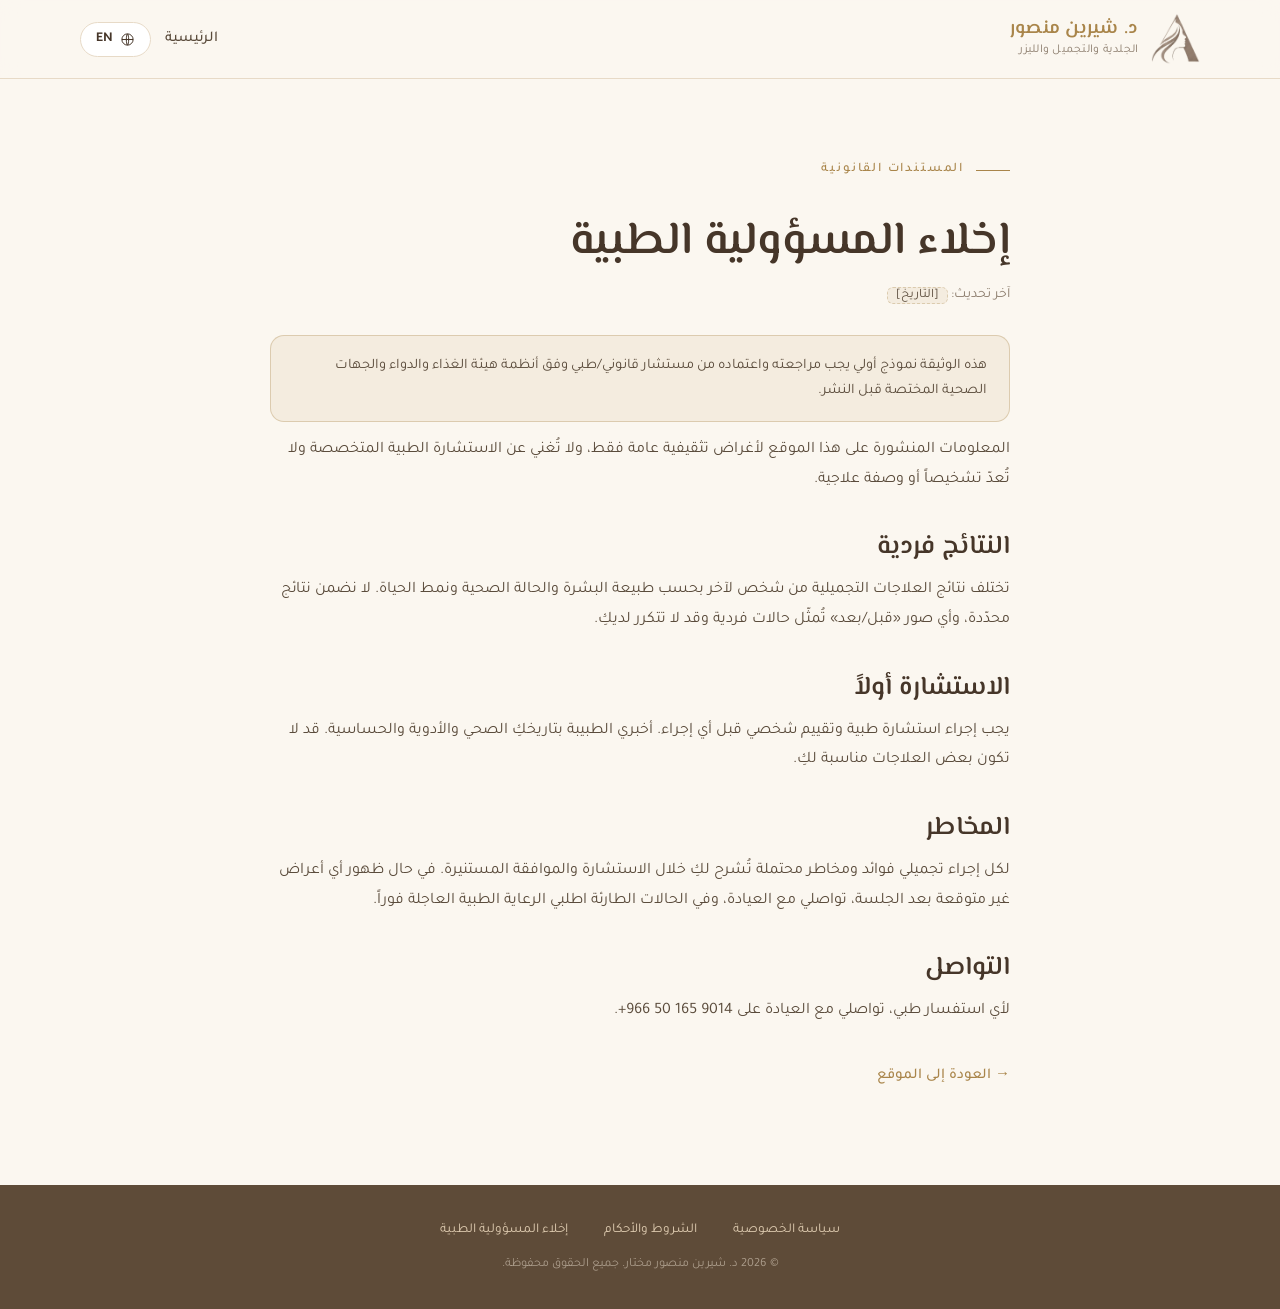
<file: disclaimer.html>
<!doctype html>
<html lang="ar" dir="rtl"
  data-title-ar="إخلاء المسؤولية الطبية | د. شيرين منصور"
  data-title-en="Medical Disclaimer | Dr. Sherin Mansour">
<head>
  <meta charset="utf-8">
  <meta name="viewport" content="width=device-width, initial-scale=1">
  <title>إخلاء المسؤولية الطبية | د. شيرين منصور</title>
  <meta name="robots" content="index,follow">
  <link rel="canonical" href="https://sherinmansour.com/disclaimer.html">
  <link rel="icon" type="image/png" href="images/favicon-v2.png">
  <link rel="preconnect" href="https://fonts.googleapis.com">
  <link rel="preconnect" href="https://fonts.gstatic.com" crossorigin>
  <link rel="stylesheet" href="https://fonts.googleapis.com/css2?family=El+Messiri:wght@400;500;600;700&family=Tajawal:wght@300;400;500;700&family=Cormorant+Garamond:ital,wght@0,400;0,500;0,600;0,700;1,400&family=Jost:wght@300;400;500;600&display=swap">
  <link rel="stylesheet" href="styles.css">
</head>
<body>

<!-- ARABIC -->
<div class="ar-only" dir="rtl">
  <header><div class="wrap nav">
    <a class="brand" href="index.html"><img class="brandmark" src="images/logo-girl.webp" alt="د. شيرين منصور" width="49" height="52"><span><b>د. شيرين منصور</b><span>الجلدية والتجميل والليزر</span></span></a>
    <div class="navr">
      <a href="index.html" style="color:var(--ink-2);font-weight:500;font-size:15px">الرئيسية</a>
      <button class="lang-btn" data-toggle-lang aria-label="Switch to English"><svg width="15" height="15" viewBox="0 0 24 24" fill="none" stroke="currentColor" stroke-width="1.6"><circle cx="12" cy="12" r="9"/><path d="M3 12h18M12 3c2.5 2.7 2.5 15.3 0 18M12 3c-2.5 2.7-2.5 15.3 0 18"/></svg> EN</button>
    </div>
  </div></header>

  <main class="legal"><div class="legal-wrap">
    <span class="eyebrow">المستندات القانونية</span>
    <h1>إخلاء المسؤولية الطبية</h1>
    <p class="updated">آخر تحديث: <span class="ph">[التاريخ]</span></p>
    <div class="legal-note">هذه الوثيقة نموذج أولي يجب مراجعته واعتماده من مستشار قانوني/طبي وفق أنظمة هيئة الغذاء والدواء والجهات الصحية المختصة قبل النشر.</div>

    <p>المعلومات المنشورة على هذا الموقع لأغراض تثقيفية عامة فقط، ولا تُغني عن الاستشارة الطبية المتخصصة ولا تُعدّ تشخيصاً أو وصفة علاجية.</p>

    <h2>النتائج فردية</h2>
    <p>تختلف نتائج العلاجات التجميلية من شخص لآخر بحسب طبيعة البشرة والحالة الصحية ونمط الحياة. لا نضمن نتائج محدّدة، وأي صور «قبل/بعد» تُمثّل حالات فردية وقد لا تتكرر لديكِ.</p>

    <h2>الاستشارة أولاً</h2>
    <p>يجب إجراء استشارة طبية وتقييم شخصي قبل أي إجراء. أخبري الطبيبة بتاريخكِ الصحي والأدوية والحساسية. قد لا تكون بعض العلاجات مناسبة لكِ.</p>

    <h2>المخاطر</h2>
    <p>لكل إجراء تجميلي فوائد ومخاطر محتملة تُشرح لكِ خلال الاستشارة والموافقة المستنيرة. في حال ظهور أي أعراض غير متوقعة بعد الجلسة، تواصلي مع العيادة، وفي الحالات الطارئة اطلبي الرعاية الطبية العاجلة فوراً.</p>

    <h2>التواصل</h2>
    <p>لأي استفسار طبي، تواصلي مع العيادة على ‎+966 50 165 9014‎.</p>

    <a href="index.html" class="legal-back">→ العودة إلى الموقع</a>
  </div></main>

  <footer class="footer-slim">
    <div class="footer-legal" style="justify-content:center">
      <a href="privacy.html">سياسة الخصوصية</a><a href="terms.html">الشروط والأحكام</a><a href="disclaimer.html">إخلاء المسؤولية الطبية</a>
    </div>
    <span class="copy">© 2026 د. شيرين منصور مختار. جميع الحقوق محفوظة.</span>
  </footer>
</div>

<!-- ENGLISH -->
<div class="en-only" dir="ltr">
  <header><div class="wrap nav">
    <a class="brand" href="index.html"><img class="brandmark" src="images/logo-girl.webp" alt="د. شيرين منصور" width="49" height="52"><span><b>Dr. Sherin Mansour</b><span>Dermatology · Aesthetics · Laser</span></span></a>
    <div class="navr">
      <a href="index.html" style="color:var(--ink-2);font-weight:400;font-size:15px">Home</a>
      <button class="lang-btn" data-toggle-lang aria-label="التبديل إلى العربية"><svg width="15" height="15" viewBox="0 0 24 24" fill="none" stroke="currentColor" stroke-width="1.6"><circle cx="12" cy="12" r="9"/><path d="M3 12h18M12 3c2.5 2.7 2.5 15.3 0 18M12 3c-2.5 2.7-2.5 15.3 0 18"/></svg> ع</button>
    </div>
  </div></header>

  <main class="legal"><div class="legal-wrap">
    <span class="eyebrow">Legal</span>
    <h1>Medical Disclaimer</h1>
    <p class="updated">Last updated: <span class="ph">[DATE]</span></p>
    <div class="legal-note">This is a starter template that should be reviewed and approved by a legal/medical advisor in line with SFDA and relevant health-authority regulations before publishing.</div>

    <p>The information on this website is for general educational purposes only. It is not a substitute for professional medical advice and does not constitute a diagnosis or a prescription.</p>

    <h2>Results are individual</h2>
    <p>Aesthetic treatment results vary from person to person depending on skin type, health and lifestyle. We do not guarantee specific results, and any "before/after" images represent individual cases that may not be replicated for you.</p>

    <h2>Consultation first</h2>
    <p>A medical consultation and personal assessment are required before any procedure. Tell the doctor about your medical history, medications and allergies. Some treatments may not be suitable for you.</p>

    <h2>Risks</h2>
    <p>Every aesthetic procedure has potential benefits and risks, explained to you during consultation and informed consent. If you experience any unexpected symptoms after a session, contact the clinic; in an emergency, seek urgent medical care immediately.</p>

    <h2>Contact</h2>
    <p>For any medical enquiry, contact the clinic at +966 50 165 9014.</p>

    <a href="index.html" class="legal-back">← Back to site</a>
  </div></main>

  <footer class="footer-slim">
    <div class="footer-legal" style="justify-content:center">
      <a href="privacy.html">Privacy Policy</a><a href="terms.html">Terms &amp; Conditions</a><a href="disclaimer.html">Medical Disclaimer</a>
    </div>
    <span class="copy">© 2026 Dr. Sherin Mansour Mokhtar. All rights reserved.</span>
  </footer>
</div>

<script src="app.js" defer></script>
</body>
</html>
</file>
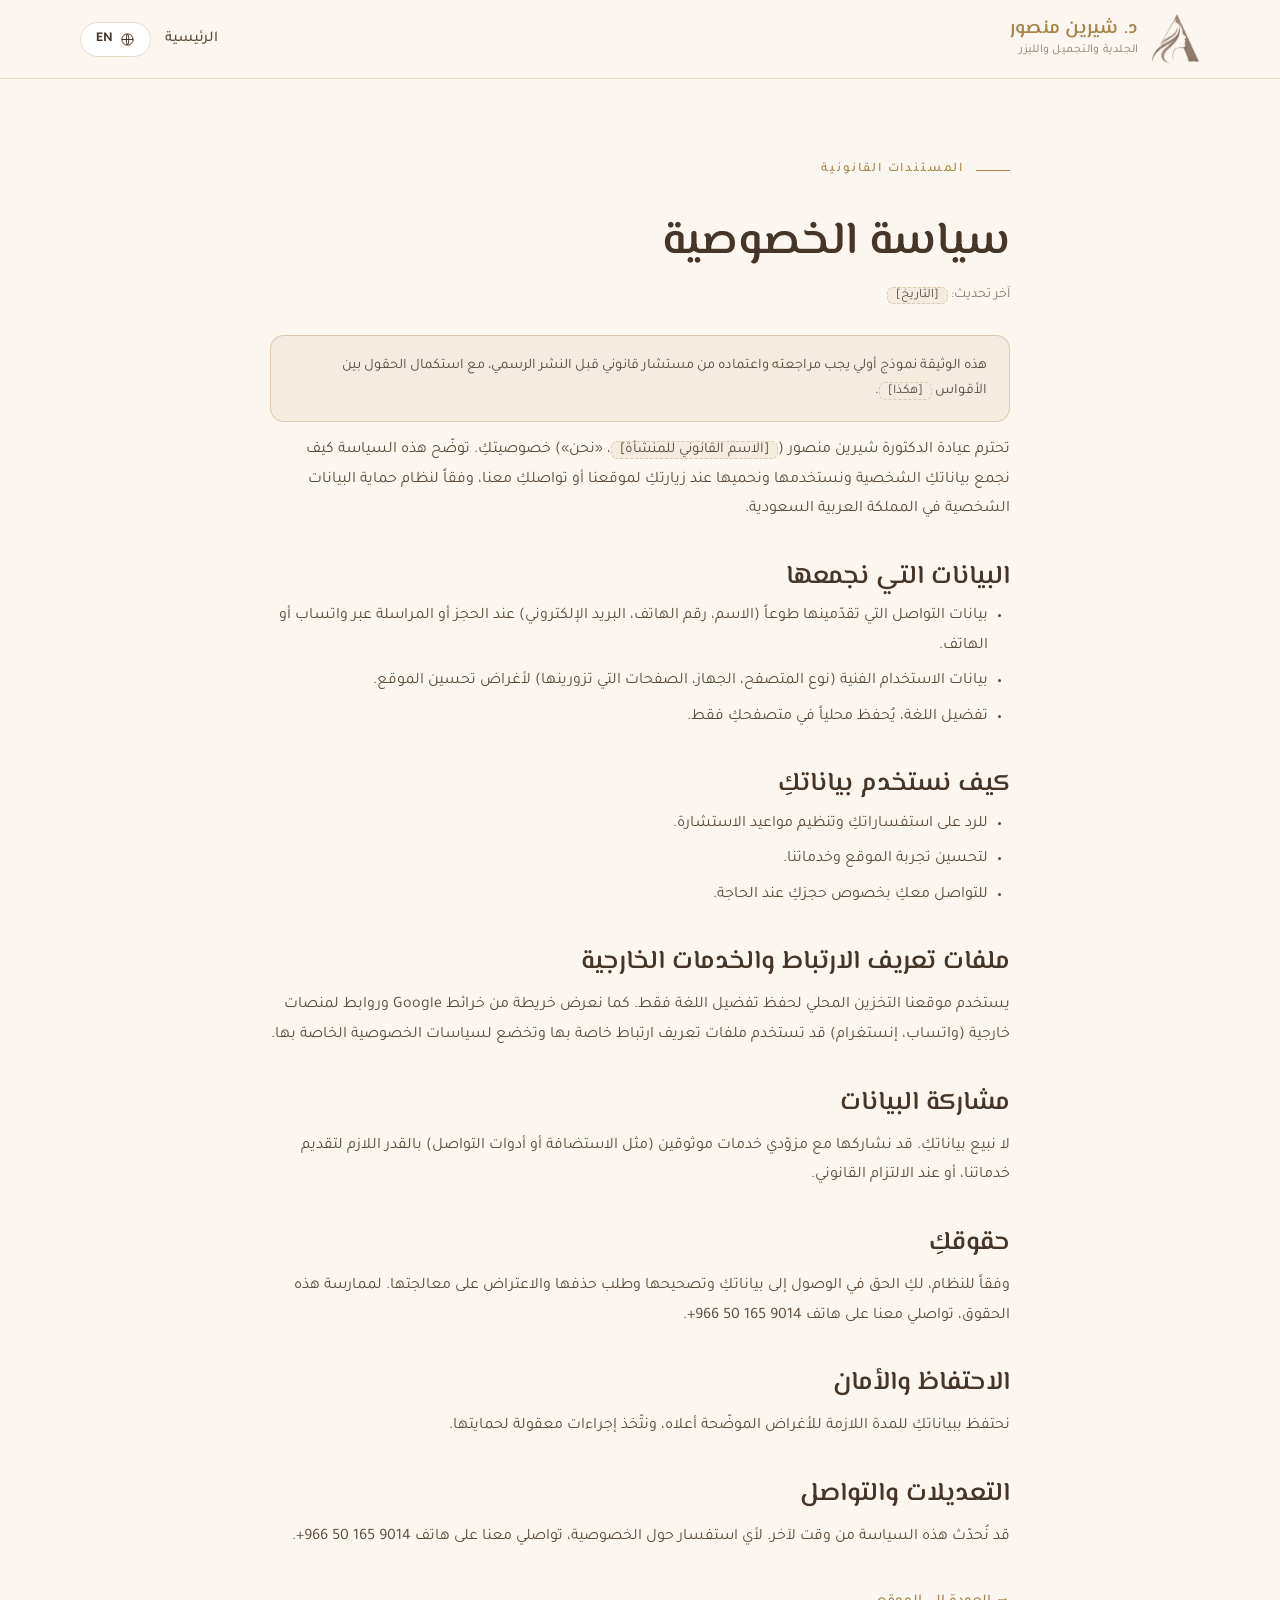
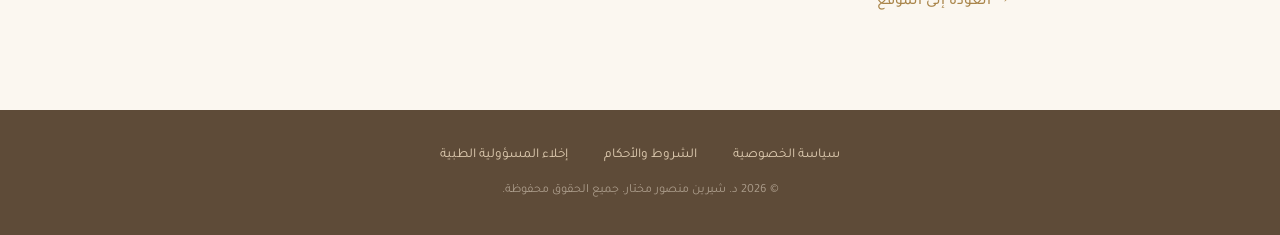
<file: privacy.html>
<!doctype html>
<html lang="ar" dir="rtl"
  data-title-ar="سياسة الخصوصية | د. شيرين منصور"
  data-title-en="Privacy Policy | Dr. Sherin Mansour">
<head>
  <meta charset="utf-8">
  <meta name="viewport" content="width=device-width, initial-scale=1">
  <title>سياسة الخصوصية | د. شيرين منصور</title>
  <meta name="robots" content="index,follow">
  <link rel="canonical" href="https://sherinmansour.com/privacy.html">
  <link rel="icon" type="image/png" href="images/favicon-v2.png">
  <link rel="preconnect" href="https://fonts.googleapis.com">
  <link rel="preconnect" href="https://fonts.gstatic.com" crossorigin>
  <link rel="stylesheet" href="https://fonts.googleapis.com/css2?family=El+Messiri:wght@400;500;600;700&family=Tajawal:wght@300;400;500;700&family=Cormorant+Garamond:ital,wght@0,400;0,500;0,600;0,700;1,400&family=Jost:wght@300;400;500;600&display=swap">
  <link rel="stylesheet" href="styles.css">
</head>
<body>

<!-- ARABIC -->
<div class="ar-only" dir="rtl">
  <header><div class="wrap nav">
    <a class="brand" href="index.html"><img class="brandmark" src="images/logo-girl.webp" alt="د. شيرين منصور" width="49" height="52"><span><b>د. شيرين منصور</b><span>الجلدية والتجميل والليزر</span></span></a>
    <div class="navr">
      <a href="index.html" style="color:var(--ink-2);font-weight:500;font-size:15px">الرئيسية</a>
      <button class="lang-btn" data-toggle-lang aria-label="Switch to English"><svg width="15" height="15" viewBox="0 0 24 24" fill="none" stroke="currentColor" stroke-width="1.6"><circle cx="12" cy="12" r="9"/><path d="M3 12h18M12 3c2.5 2.7 2.5 15.3 0 18M12 3c-2.5 2.7-2.5 15.3 0 18"/></svg> EN</button>
    </div>
  </div></header>

  <main class="legal"><div class="legal-wrap">
    <span class="eyebrow">المستندات القانونية</span>
    <h1>سياسة الخصوصية</h1>
    <p class="updated">آخر تحديث: <span class="ph">[التاريخ]</span></p>
    <div class="legal-note">هذه الوثيقة نموذج أولي يجب مراجعته واعتماده من مستشار قانوني قبل النشر الرسمي، مع استكمال الحقول بين الأقواس <span class="ph">[هكذا]</span>.</div>

    <p>تحترم عيادة الدكتورة شيرين منصور (<span class="ph">[الاسم القانوني للمنشأة]</span>، «نحن») خصوصيتكِ. توضّح هذه السياسة كيف نجمع بياناتكِ الشخصية ونستخدمها ونحميها عند زيارتكِ لموقعنا أو تواصلكِ معنا، وفقاً لنظام حماية البيانات الشخصية في المملكة العربية السعودية.</p>

    <h2>البيانات التي نجمعها</h2>
    <ul>
      <li>بيانات التواصل التي تقدّمينها طوعاً (الاسم، رقم الهاتف، البريد الإلكتروني) عند الحجز أو المراسلة عبر واتساب أو الهاتف.</li>
      <li>بيانات الاستخدام الفنية (نوع المتصفح، الجهاز، الصفحات التي تزورينها) لأغراض تحسين الموقع.</li>
      <li>تفضيل اللغة، يُحفظ محلياً في متصفحكِ فقط.</li>
    </ul>

    <h2>كيف نستخدم بياناتكِ</h2>
    <ul>
      <li>للرد على استفساراتكِ وتنظيم مواعيد الاستشارة.</li>
      <li>لتحسين تجربة الموقع وخدماتنا.</li>
      <li>للتواصل معكِ بخصوص حجزكِ عند الحاجة.</li>
    </ul>

    <h2>ملفات تعريف الارتباط والخدمات الخارجية</h2>
    <p>يستخدم موقعنا التخزين المحلي لحفظ تفضيل اللغة فقط. كما نعرض خريطة من خرائط Google وروابط لمنصات خارجية (واتساب، إنستغرام) قد تستخدم ملفات تعريف ارتباط خاصة بها وتخضع لسياسات الخصوصية الخاصة بها.</p>

    <h2>مشاركة البيانات</h2>
    <p>لا نبيع بياناتكِ. قد نشاركها مع مزوّدي خدمات موثوقين (مثل الاستضافة أو أدوات التواصل) بالقدر اللازم لتقديم خدماتنا، أو عند الالتزام القانوني.</p>

    <h2>حقوقكِ</h2>
    <p>وفقاً للنظام، لكِ الحق في الوصول إلى بياناتكِ وتصحيحها وطلب حذفها والاعتراض على معالجتها. لممارسة هذه الحقوق، تواصلي معنا على هاتف ‎+966 50 165 9014‎.</p>

    <h2>الاحتفاظ والأمان</h2>
    <p>نحتفظ ببياناتكِ للمدة اللازمة للأغراض الموضّحة أعلاه، ونتّخذ إجراءات معقولة لحمايتها.</p>

    <h2>التعديلات والتواصل</h2>
    <p>قد نُحدّث هذه السياسة من وقت لآخر. لأي استفسار حول الخصوصية، تواصلي معنا على هاتف ‎+966 50 165 9014‎.</p>

    <a href="index.html" class="legal-back">→ العودة إلى الموقع</a>
  </div></main>

  <footer class="footer-slim">
    <div class="footer-legal" style="justify-content:center">
      <a href="privacy.html">سياسة الخصوصية</a><a href="terms.html">الشروط والأحكام</a><a href="disclaimer.html">إخلاء المسؤولية الطبية</a>
    </div>
    <span class="copy">© 2026 د. شيرين منصور مختار. جميع الحقوق محفوظة.</span>
  </footer>
</div>

<!-- ENGLISH -->
<div class="en-only" dir="ltr">
  <header><div class="wrap nav">
    <a class="brand" href="index.html"><img class="brandmark" src="images/logo-girl.webp" alt="د. شيرين منصور" width="49" height="52"><span><b>Dr. Sherin Mansour</b><span>Dermatology · Aesthetics · Laser</span></span></a>
    <div class="navr">
      <a href="index.html" style="color:var(--ink-2);font-weight:400;font-size:15px">Home</a>
      <button class="lang-btn" data-toggle-lang aria-label="التبديل إلى العربية"><svg width="15" height="15" viewBox="0 0 24 24" fill="none" stroke="currentColor" stroke-width="1.6"><circle cx="12" cy="12" r="9"/><path d="M3 12h18M12 3c2.5 2.7 2.5 15.3 0 18M12 3c-2.5 2.7-2.5 15.3 0 18"/></svg> ع</button>
    </div>
  </div></header>

  <main class="legal"><div class="legal-wrap">
    <span class="eyebrow">Legal</span>
    <h1>Privacy Policy</h1>
    <p class="updated">Last updated: <span class="ph">[DATE]</span></p>
    <div class="legal-note">This is a starter template that should be reviewed and approved by a legal advisor before publishing, with the bracketed <span class="ph">[fields]</span> completed.</div>

    <p>Dr. Sherin Mansour's clinic (<span class="ph">[Legal entity name]</span>, "we") respects your privacy. This policy explains how we collect, use and protect your personal data when you visit our website or contact us, in line with the Personal Data Protection Law of the Kingdom of Saudi Arabia.</p>

    <h2>Data we collect</h2>
    <ul>
      <li>Contact details you voluntarily provide (name, phone number, email) when booking or messaging us via WhatsApp or phone.</li>
      <li>Technical usage data (browser type, device, pages visited) to improve the website.</li>
      <li>Your language preference, stored locally in your browser only.</li>
    </ul>

    <h2>How we use your data</h2>
    <ul>
      <li>To respond to your enquiries and arrange consultation appointments.</li>
      <li>To improve the website and our services.</li>
      <li>To contact you about your booking when needed.</li>
    </ul>

    <h2>Cookies &amp; third-party services</h2>
    <p>Our site uses local storage only to remember your language preference. We also embed a Google Map and link to external platforms (WhatsApp, Instagram) that may use their own cookies and are governed by their own privacy policies.</p>

    <h2>Sharing your data</h2>
    <p>We do not sell your data. We may share it with trusted service providers (such as hosting or communication tools) only as needed to deliver our services, or where legally required.</p>

    <h2>Your rights</h2>
    <p>Under the law you have the right to access, correct, request deletion of, and object to the processing of your personal data. To exercise these rights, contact us at +966 50 165 9014.</p>

    <h2>Retention &amp; security</h2>
    <p>We keep your data for as long as needed for the purposes described above, and take reasonable measures to protect it.</p>

    <h2>Changes &amp; contact</h2>
    <p>We may update this policy from time to time. For any privacy enquiry, contact us at +966 50 165 9014.</p>

    <a href="index.html" class="legal-back">← Back to site</a>
  </div></main>

  <footer class="footer-slim">
    <div class="footer-legal" style="justify-content:center">
      <a href="privacy.html">Privacy Policy</a><a href="terms.html">Terms &amp; Conditions</a><a href="disclaimer.html">Medical Disclaimer</a>
    </div>
    <span class="copy">© 2026 Dr. Sherin Mansour Mokhtar. All rights reserved.</span>
  </footer>
</div>

<script src="app.js" defer></script>
</body>
</html>
</file>
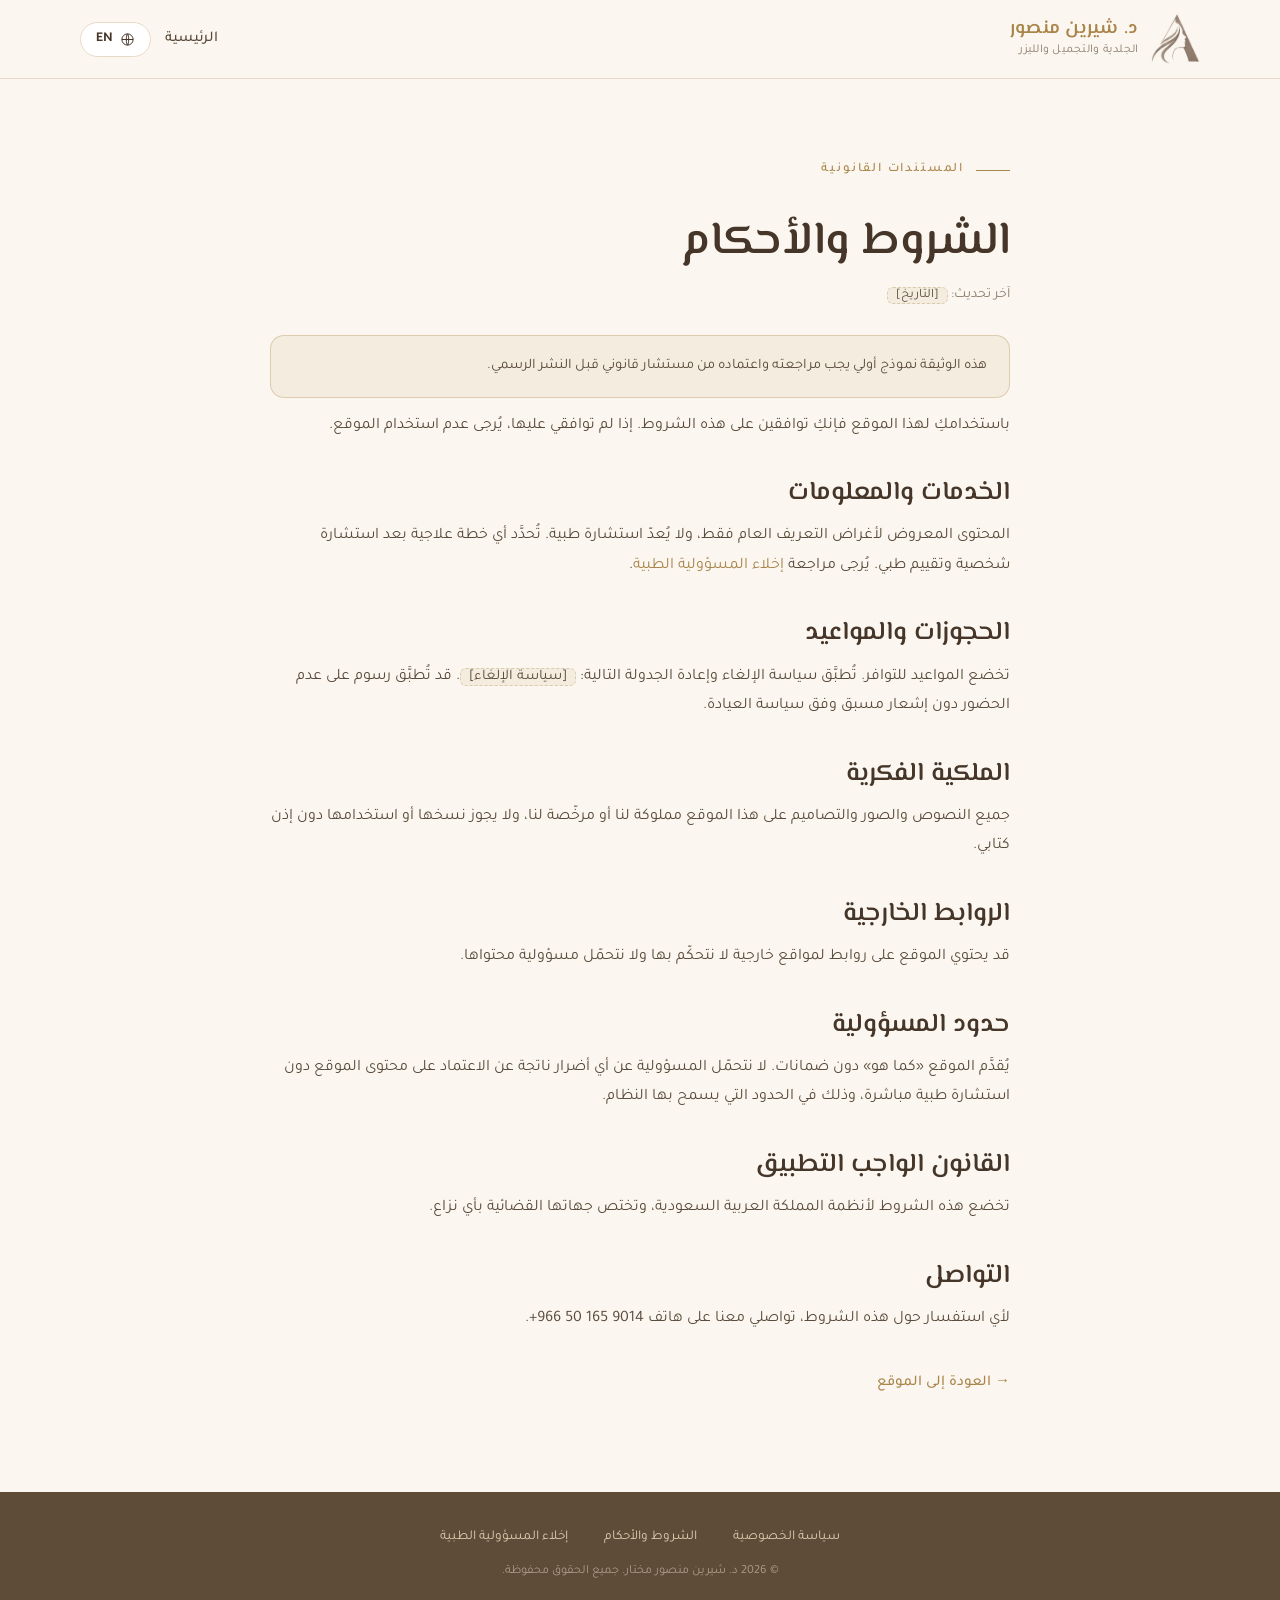
<file: terms.html>
<!doctype html>
<html lang="ar" dir="rtl"
  data-title-ar="الشروط والأحكام | د. شيرين منصور"
  data-title-en="Terms & Conditions | Dr. Sherin Mansour">
<head>
  <meta charset="utf-8">
  <meta name="viewport" content="width=device-width, initial-scale=1">
  <title>الشروط والأحكام | د. شيرين منصور</title>
  <meta name="robots" content="index,follow">
  <link rel="canonical" href="https://sherinmansour.com/terms.html">
  <link rel="icon" type="image/png" href="images/favicon-v2.png">
  <link rel="preconnect" href="https://fonts.googleapis.com">
  <link rel="preconnect" href="https://fonts.gstatic.com" crossorigin>
  <link rel="stylesheet" href="https://fonts.googleapis.com/css2?family=El+Messiri:wght@400;500;600;700&family=Tajawal:wght@300;400;500;700&family=Cormorant+Garamond:ital,wght@0,400;0,500;0,600;0,700;1,400&family=Jost:wght@300;400;500;600&display=swap">
  <link rel="stylesheet" href="styles.css">
</head>
<body>

<!-- ARABIC -->
<div class="ar-only" dir="rtl">
  <header><div class="wrap nav">
    <a class="brand" href="index.html"><img class="brandmark" src="images/logo-girl.webp" alt="د. شيرين منصور" width="49" height="52"><span><b>د. شيرين منصور</b><span>الجلدية والتجميل والليزر</span></span></a>
    <div class="navr">
      <a href="index.html" style="color:var(--ink-2);font-weight:500;font-size:15px">الرئيسية</a>
      <button class="lang-btn" data-toggle-lang aria-label="Switch to English"><svg width="15" height="15" viewBox="0 0 24 24" fill="none" stroke="currentColor" stroke-width="1.6"><circle cx="12" cy="12" r="9"/><path d="M3 12h18M12 3c2.5 2.7 2.5 15.3 0 18M12 3c-2.5 2.7-2.5 15.3 0 18"/></svg> EN</button>
    </div>
  </div></header>

  <main class="legal"><div class="legal-wrap">
    <span class="eyebrow">المستندات القانونية</span>
    <h1>الشروط والأحكام</h1>
    <p class="updated">آخر تحديث: <span class="ph">[التاريخ]</span></p>
    <div class="legal-note">هذه الوثيقة نموذج أولي يجب مراجعته واعتماده من مستشار قانوني قبل النشر الرسمي.</div>

    <p>باستخدامكِ لهذا الموقع فإنكِ توافقين على هذه الشروط. إذا لم توافقي عليها، يُرجى عدم استخدام الموقع.</p>

    <h2>الخدمات والمعلومات</h2>
    <p>المحتوى المعروض لأغراض التعريف العام فقط، ولا يُعدّ استشارة طبية. تُحدَّد أي خطة علاجية بعد استشارة شخصية وتقييم طبي. يُرجى مراجعة <a href="disclaimer.html">إخلاء المسؤولية الطبية</a>.</p>

    <h2>الحجوزات والمواعيد</h2>
    <p>تخضع المواعيد للتوافر. تُطبَّق سياسة الإلغاء وإعادة الجدولة التالية: <span class="ph">[سياسة الإلغاء]</span>. قد تُطبَّق رسوم على عدم الحضور دون إشعار مسبق وفق سياسة العيادة.</p>

    <h2>الملكية الفكرية</h2>
    <p>جميع النصوص والصور والتصاميم على هذا الموقع مملوكة لنا أو مرخّصة لنا، ولا يجوز نسخها أو استخدامها دون إذن كتابي.</p>

    <h2>الروابط الخارجية</h2>
    <p>قد يحتوي الموقع على روابط لمواقع خارجية لا نتحكّم بها ولا نتحمّل مسؤولية محتواها.</p>

    <h2>حدود المسؤولية</h2>
    <p>يُقدَّم الموقع «كما هو» دون ضمانات. لا نتحمّل المسؤولية عن أي أضرار ناتجة عن الاعتماد على محتوى الموقع دون استشارة طبية مباشرة، وذلك في الحدود التي يسمح بها النظام.</p>

    <h2>القانون الواجب التطبيق</h2>
    <p>تخضع هذه الشروط لأنظمة المملكة العربية السعودية، وتختص جهاتها القضائية بأي نزاع.</p>

    <h2>التواصل</h2>
    <p>لأي استفسار حول هذه الشروط، تواصلي معنا على هاتف ‎+966 50 165 9014‎.</p>

    <a href="index.html" class="legal-back">→ العودة إلى الموقع</a>
  </div></main>

  <footer class="footer-slim">
    <div class="footer-legal" style="justify-content:center">
      <a href="privacy.html">سياسة الخصوصية</a><a href="terms.html">الشروط والأحكام</a><a href="disclaimer.html">إخلاء المسؤولية الطبية</a>
    </div>
    <span class="copy">© 2026 د. شيرين منصور مختار. جميع الحقوق محفوظة.</span>
  </footer>
</div>

<!-- ENGLISH -->
<div class="en-only" dir="ltr">
  <header><div class="wrap nav">
    <a class="brand" href="index.html"><img class="brandmark" src="images/logo-girl.webp" alt="د. شيرين منصور" width="49" height="52"><span><b>Dr. Sherin Mansour</b><span>Dermatology · Aesthetics · Laser</span></span></a>
    <div class="navr">
      <a href="index.html" style="color:var(--ink-2);font-weight:400;font-size:15px">Home</a>
      <button class="lang-btn" data-toggle-lang aria-label="التبديل إلى العربية"><svg width="15" height="15" viewBox="0 0 24 24" fill="none" stroke="currentColor" stroke-width="1.6"><circle cx="12" cy="12" r="9"/><path d="M3 12h18M12 3c2.5 2.7 2.5 15.3 0 18M12 3c-2.5 2.7-2.5 15.3 0 18"/></svg> ع</button>
    </div>
  </div></header>

  <main class="legal"><div class="legal-wrap">
    <span class="eyebrow">Legal</span>
    <h1>Terms &amp; Conditions</h1>
    <p class="updated">Last updated: <span class="ph">[DATE]</span></p>
    <div class="legal-note">This is a starter template that should be reviewed and approved by a legal advisor before publishing.</div>

    <p>By using this website you agree to these terms. If you do not agree, please do not use the site.</p>

    <h2>Services &amp; information</h2>
    <p>Content shown is for general information only and does not constitute medical advice. Any treatment plan is determined after a personal consultation and medical assessment. Please review the <a href="disclaimer.html">Medical Disclaimer</a>.</p>

    <h2>Bookings &amp; appointments</h2>
    <p>Appointments are subject to availability. The following cancellation and rescheduling policy applies: <span class="ph">[cancellation policy]</span>. No-show fees may apply per clinic policy.</p>

    <h2>Intellectual property</h2>
    <p>All text, images and designs on this site are owned by or licensed to us and may not be copied or used without written permission.</p>

    <h2>External links</h2>
    <p>The site may contain links to external websites we do not control and are not responsible for.</p>

    <h2>Limitation of liability</h2>
    <p>The site is provided "as is" without warranties. We are not liable for any damages arising from reliance on site content without direct medical consultation, to the extent permitted by law.</p>

    <h2>Governing law</h2>
    <p>These terms are governed by the laws of the Kingdom of Saudi Arabia, and its courts have jurisdiction over any dispute.</p>

    <h2>Contact</h2>
    <p>For any question about these terms, contact us at +966 50 165 9014.</p>

    <a href="index.html" class="legal-back">← Back to site</a>
  </div></main>

  <footer class="footer-slim">
    <div class="footer-legal" style="justify-content:center">
      <a href="privacy.html">Privacy Policy</a><a href="terms.html">Terms &amp; Conditions</a><a href="disclaimer.html">Medical Disclaimer</a>
    </div>
    <span class="copy">© 2026 Dr. Sherin Mansour Mokhtar. All rights reserved.</span>
  </footer>
</div>

<script src="app.js" defer></script>
</body>
</html>
</file>
<file: styles.css>
/* ===========================================================
   Dr. Sherin Mansour — Warm Nude Luxury
   Shared responsive stylesheet (Arabic RTL + English LTR)
   =========================================================== */
:root{
  --ivory:#FBF7F0; --cream:#F4ECDF; --sand:#EADFCE; --sand-deep:#E0CDB2;
  --blush:#EBD3C6; --rose:#C08C7B;
  --gold:#A9854A; --gold-soft:#C2A264; --gold-line:rgba(169,133,74,.32);
  --ink:#463629; --ink-2:#5A4B3B; --muted:#8B7C6C; --line:#E7DAC7; --white:#fff;
  --coffee:#7A6249; --coffee-deep:#5E4B38;
  --maxw:1200px;
  --pad:clamp(20px, 5vw, 40px);
  --sec:clamp(64px, 9vw, 120px);
  --display:'El Messiri', serif; --body:'Tajawal', sans-serif;
}
html[lang="ar"]{--display:'El Messiri', serif; --body:'Tajawal', sans-serif;}
html[lang="en"]{--display:'Cormorant Garamond', serif; --body:'Jost', sans-serif;}

*{box-sizing:border-box}
html{scroll-behavior:smooth}
body{margin:0;background:var(--ivory);color:var(--ink);
  font-family:var(--body);font-size:clamp(15px,1.05vw,17px);line-height:1.72;
  -webkit-font-smoothing:antialiased;text-rendering:optimizeLegibility;overflow-x:hidden}
h1,h2,h3,h4{font-family:var(--display);margin:0;color:var(--ink);line-height:1.12;font-weight:600}
p{margin:0}
img{max-width:100%;display:block}
a{color:var(--gold);text-decoration:none;transition:.2s} a:hover{color:var(--ink)}
section{scroll-margin-top:90px}

/* language visibility */
.ar-only,.en-only{display:none}
html[lang="ar"] .ar-only{display:block}
html[lang="en"] .en-only{display:block}

.wrap{max-width:var(--maxw);margin-inline:auto;padding-inline:var(--pad)}
.sec{padding-block:var(--sec)}
.center{text-align:center}
.center .lead{margin-inline:auto}

.eyebrow{display:inline-flex;align-items:center;gap:12px;font-family:var(--body);
  font-weight:500;font-size:13px;letter-spacing:.14em;color:var(--gold);margin-bottom:22px}
html[lang="en"] .eyebrow{letter-spacing:.2em;text-transform:uppercase}
.eyebrow::before{content:"";width:34px;height:1px;background:var(--gold);display:inline-block}
.eyebrow.center{justify-content:center}
.h2{font-size:clamp(30px,4.6vw,46px);font-weight:600;letter-spacing:-.01em}
html[lang="en"] .h2{font-size:clamp(32px,5vw,54px)}
.lead{font-size:clamp(16px,1.4vw,19px);line-height:1.8;color:var(--ink-2);max-width:640px}

/* buttons */
.btn{display:inline-flex;align-items:center;justify-content:center;gap:10px;font-family:var(--body);
  font-weight:500;font-size:clamp(14px,1.1vw,16px);padding:14px 28px;border-radius:100px;
  border:1px solid transparent;cursor:pointer;transition:.25s ease;white-space:nowrap}
.btn-p{background:var(--ink);color:var(--ivory)}
.btn-p:hover{background:var(--coffee-deep);color:var(--ivory)}
.btn-o{background:transparent;color:var(--ink);border-color:var(--ink)}
.btn-o:hover{background:var(--ink);color:var(--ivory)}
.btn-ivory{background:var(--ivory);color:var(--ink)} .btn-ivory:hover{background:var(--ink);color:var(--ivory)}
.btn-p{box-shadow:0 14px 30px -18px rgba(51,41,31,.55)}
.btn:hover{transform:translateY(-1px)} .btn:active{transform:translateY(0)}
/* keep phone numbers & latin handles rendering left-to-right inside RTL text */
a[href^="tel:"],a[href^="https://wa.me"],a[href*="instagram"]{unicode-bidi:isolate}

/* ---------- header ---------- */
header{position:sticky;top:0;z-index:40;background:rgba(251,247,240,.9);
  backdrop-filter:saturate(140%) blur(10px);border-bottom:1px solid var(--line)}
.nav{display:flex;align-items:center;justify-content:space-between;gap:20px;height:78px}
.brand{display:flex;align-items:center;gap:13px;flex:none}
.mono{width:46px;height:46px;border-radius:50%;background:var(--coffee);color:var(--gold-soft);
  display:grid;place-items:center;font-family:'El Messiri',var(--display);font-size:23px;font-weight:700;flex:none;
  box-shadow:0 0 0 1px var(--ink),0 0 0 4px var(--gold-line),inset 0 0 0 1px var(--gold-line);position:relative}
html[lang="en"] .mono{font-family:var(--display);font-style:italic}
.svg-defs{position:absolute;width:0;height:0;overflow:hidden}
.brandmark{width:auto;height:52px;flex:none;display:block}
.brand b{font-family:var(--display);font-size:19px;font-weight:600;display:block;line-height:1.15;color:var(--gold)}
html[lang="en"] .brand b{font-style:italic;letter-spacing:.01em}
.brand span{font-size:12px;color:var(--muted);letter-spacing:.02em}
.navlinks{display:flex;gap:clamp(16px,2vw,32px)}
.navlinks a:not(.btn){color:var(--ink-2);font-size:15px;font-weight:500;white-space:nowrap}
.navlinks a:not(.btn):hover{color:var(--gold)}
.navr{display:flex;align-items:center;gap:14px;flex:none}
.lang-btn{display:inline-flex;align-items:center;gap:7px;border:1px solid var(--line);border-radius:100px;
  background:var(--white);padding:8px 15px;font-family:var(--body);font-size:13.5px;font-weight:600;
  color:var(--ink);cursor:pointer;transition:.2s}
.lang-btn:hover{border-color:var(--gold);color:var(--gold)}
.nav-toggle{display:none;background:none;border:1px solid var(--line);border-radius:10px;
  width:44px;height:44px;cursor:pointer;color:var(--ink);align-items:center;justify-content:center}

/* ---------- hero ---------- */
.hero{position:relative;overflow:hidden;background:
  radial-gradient(120% 90% at 88% 0%, var(--blush) 0%, rgba(235,211,198,0) 46%),
  linear-gradient(180deg,var(--ivory) 0%,var(--cream) 100%)}
.hero .wrap{display:grid;grid-template-columns:1.05fr .95fr;gap:clamp(32px,5vw,64px);align-items:center;
  padding-block:clamp(56px,7vw,96px) clamp(64px,8vw,110px)}
.hero h1{font-size:clamp(38px,6.4vw,66px);font-weight:600;letter-spacing:-.015em;line-height:1.06}
html[lang="en"] .hero h1{font-size:clamp(42px,7.2vw,78px);line-height:1.02}
.hero h1 em{color:var(--gold)} html[lang="ar"] .hero h1 em{font-style:normal} html[lang="en"] .hero h1 em{font-style:italic}
.hero .lead{margin-top:24px}
.hero .cta{display:flex;gap:14px;margin-top:34px;flex-wrap:wrap}
.hero .trustline{display:flex;align-items:center;gap:12px;margin-top:32px;color:var(--muted);font-size:14px}
.stars{display:inline-flex;gap:2px;color:var(--gold-soft);letter-spacing:2px}

.portrait{position:relative}
.frame{position:relative;aspect-ratio:4/5;border-radius:200px 200px 24px 24px;overflow:hidden;
  background:linear-gradient(160deg,var(--sand) 0%,var(--sand-deep) 100%);
  box-shadow:0 40px 80px -40px rgba(51,41,31,.4);border:1px solid var(--gold-line)}
.frame img{width:100%;height:100%;object-fit:cover;position:absolute;inset:0;z-index:1}
.ph-label{position:absolute;inset:0;display:grid;place-content:center;text-align:center;
  color:var(--muted);font-size:12.5px;letter-spacing:.03em;padding:20px;gap:6px}
.ph-label svg{opacity:.5;margin:0 auto 4px}
.badge-float{position:absolute;z-index:2;inset-inline-start:-18px;bottom:34px;background:var(--white);
  border:1px solid var(--line);border-radius:18px;padding:14px 18px;
  box-shadow:0 24px 50px -26px rgba(51,41,31,.35);display:flex;align-items:center;gap:12px}
.badge-float .num{font-family:var(--display);font-size:30px;font-weight:700;color:var(--ink);line-height:1}
.badge-float small{color:var(--muted);font-size:12px}
.badge-top{position:absolute;z-index:2;inset-inline-end:-12px;top:34px;background:var(--coffee);color:var(--ivory);
  border-radius:16px;padding:12px 16px;box-shadow:0 24px 50px -26px rgba(51,41,31,.5);text-align:center}
.badge-top b{font-family:var(--display);font-size:22px;display:block;color:var(--gold-soft)}
.badge-top small{font-size:11px;opacity:.85;letter-spacing:.04em}

/* ---------- stats ---------- */
.stats{background:var(--coffee);color:var(--ivory)}
.stats .grid{display:grid;grid-template-columns:repeat(4,1fr)}
.stat{padding:clamp(34px,4vw,52px) 24px;text-align:center;border-inline-start:1px solid rgba(255,255,255,.1)}
.stat:first-child{border:none}
.stat b{font-family:var(--display);font-size:clamp(32px,4vw,46px);font-weight:600;color:#fff;line-height:1;display:block}
.stat span{display:block;margin-top:10px;color:var(--sand-deep);font-size:14px;letter-spacing:.02em}

/* ---------- treatments ---------- */
.tcards{display:grid;grid-template-columns:repeat(4,1fr);gap:24px;margin-top:56px}
.tcard{background:var(--white);border:1px solid var(--line);border-radius:20px;padding:clamp(28px,3vw,38px);
  position:relative;transition:.3s ease}
.tcard:hover{border-color:var(--gold-line);box-shadow:0 30px 60px -40px rgba(51,41,31,.4);transform:translateY(-3px)}
.tcard .no{position:absolute;inset-inline-end:clamp(22px,3vw,32px);top:clamp(22px,3vw,28px);
  font-family:var(--display);font-size:clamp(22px,2.6vw,26px);color:var(--gold-soft);font-weight:600;
  line-height:1;white-space:nowrap;letter-spacing:.03em;font-variant-numeric:tabular-nums}
.ticon{width:58px;height:58px;border-radius:15px;background:var(--cream);color:var(--gold);
  display:grid;place-items:center;margin-bottom:22px;border:1px solid var(--gold-line)}
.tcard h3{font-size:clamp(22px,2.4vw,28px);font-weight:600;margin-bottom:12px}
.tcard p{color:var(--ink-2);font-size:15.5px;line-height:1.78}

/* ---------- credentials ---------- */
.cred{background:var(--cream)}
.cred-top{display:grid;grid-template-columns:1fr 1fr;gap:clamp(32px,4vw,56px);align-items:end;margin-bottom:52px}
.bigstat{background:var(--coffee);color:var(--ivory);border-radius:24px;padding:clamp(32px,4vw,44px);
  display:flex;align-items:center;gap:26px}
.bigstat b{font-family:var(--display);font-size:clamp(58px,8vw,84px);font-weight:700;color:var(--gold-soft);line-height:.85;flex:none}
.bigstat span{display:block;font-family:var(--display);font-size:clamp(20px,2.4vw,25px);margin-bottom:5px}
.bigstat small{color:var(--sand-deep);font-size:14px;line-height:1.6}
.cgrid{display:grid;grid-template-columns:repeat(3,1fr);gap:18px}
.ccard{background:var(--white);border:1px solid var(--line);border-radius:18px;padding:28px 26px}
.ctag{display:inline-block;font-size:12px;font-weight:600;letter-spacing:.04em;color:var(--gold);
  background:var(--cream);border:1px solid var(--gold-line);border-radius:100px;padding:5px 14px;margin-bottom:16px}
html[lang="en"] .ctag{letter-spacing:.08em;text-transform:uppercase;font-size:11.5px}
.ccard h4{font-family:var(--display);font-size:clamp(19px,2.1vw,22px);font-weight:600;margin-bottom:7px}
.ccard p{color:var(--muted);font-size:14px;line-height:1.62}

/* ---------- education ---------- */
.edu .erow{display:grid;grid-template-columns:repeat(4,1fr);gap:18px;margin-top:52px}
.ecard{border:1px solid var(--line);border-radius:18px;padding:32px 24px;text-align:center;background:var(--white);transition:.3s}
.ecard:hover{background:var(--coffee);color:var(--ivory)}
.ecard:hover .ename,.ecard:hover small{color:var(--sand-deep)}
.ecard .acr{font-family:var(--display);font-size:clamp(28px,3.4vw,34px);font-weight:700;color:var(--gold);letter-spacing:.03em}
.ecard:hover .acr{color:var(--gold-soft)}
.ecard .ename{margin-top:12px;font-size:14.5px;font-weight:500;color:var(--ink);line-height:1.5}
.ecard small{display:block;margin-top:10px;color:var(--muted);font-size:12.5px}

/* ---------- about ---------- */
.about .grid{display:grid;grid-template-columns:.9fr 1.1fr;gap:clamp(40px,5vw,64px);align-items:center}
.about-photos{position:relative;padding-bottom:28px}
.about-photos .p1{aspect-ratio:3/4;border-radius:20px;overflow:hidden;border:1px solid var(--gold-line);position:relative;
  background:linear-gradient(160deg,var(--sand),var(--sand-deep));box-shadow:0 40px 80px -46px rgba(51,41,31,.4)}
.about-photos .p2{position:absolute;inset-inline-start:-24px;bottom:-6px;width:52%;aspect-ratio:1/1;
  border-radius:18px;overflow:hidden;border:5px solid var(--ivory);position:absolute;
  background:linear-gradient(160deg,var(--blush),var(--sand));box-shadow:0 30px 50px -30px rgba(51,41,31,.4)}
.about-photos img{width:100%;height:100%;object-fit:cover;position:absolute;inset:0;z-index:1}
.about h2{font-size:clamp(32px,4.4vw,52px);margin:14px 0 6px}
.about .role{color:var(--gold);font-size:16px;font-weight:500;margin-bottom:20px}
.about p+p{margin-top:16px}
.clist{list-style:none;padding:0;margin:26px 0 0;display:grid;gap:12px}
.clist li{display:flex;gap:12px;align-items:flex-start;color:var(--ink-2);font-size:15px}
.clist .tick{flex:none;color:var(--gold);margin-top:3px}

/* ---------- reviews ---------- */
.rev{background:var(--cream)}
.rev-head{display:flex;justify-content:space-between;align-items:flex-end;gap:24px;flex-wrap:wrap}
.grating{display:flex;align-items:center;gap:14px;background:var(--white);border:1px solid var(--line);
  border-radius:100px;padding:11px 20px}
.grating .gnum{font-family:var(--display);font-size:30px;font-weight:700;color:var(--ink);line-height:1}
.grating small{color:var(--muted);font-size:12.5px}
.grating b{font-weight:600;color:var(--ink);font-size:14.5px}
.rcards{display:grid;grid-template-columns:repeat(3,1fr);gap:20px;margin-top:48px}
.rcard{background:var(--white);border:1px solid var(--line);border-radius:20px;padding:30px 28px;display:flex;flex-direction:column;gap:15px}
.rcard .quote{color:var(--gold-soft)}
.rcard .rtext{color:var(--ink-2);font-size:15.5px;line-height:1.82;flex:1}
.rcard .who{display:flex;align-items:center;gap:12px;border-top:1px solid var(--line);padding-top:16px}
.rcard .av{width:44px;height:44px;border-radius:50%;background:var(--sand-deep);color:var(--ink);
  display:grid;place-items:center;font-family:var(--display);font-weight:700;flex:none}
.rcard .who b{font-size:15px;font-weight:600;display:block}
.rcard .who small{color:var(--muted);font-size:12.5px}
.results{margin-top:40px}
.rg{display:grid;grid-template-columns:repeat(4,1fr);gap:16px}
.rg .cell{aspect-ratio:3/4;border-radius:16px;overflow:hidden;border:1px solid var(--gold-line);position:relative;
  background:linear-gradient(160deg,var(--sand),var(--blush))}
.rg .cell img{width:100%;height:100%;object-fit:cover;position:absolute;inset:0;z-index:1}
.rg .cell .tag{position:absolute;inset-inline-start:12px;top:12px;background:var(--coffee);color:var(--ivory);
  font-size:11px;font-weight:600;padding:4px 11px;border-radius:100px;z-index:2}
.note{margin-top:18px;font-size:13px;color:var(--muted);text-align:center}

/* ---------- faq ---------- */
.faq .grid{display:grid;grid-template-columns:.7fr 1.3fr;gap:clamp(32px,4vw,56px);align-items:start}
.qs{display:grid;gap:13px}
.qitem{background:var(--white);border:1px solid var(--line);border-radius:16px;padding:6px 26px;transition:.2s}
.qitem .q{display:flex;justify-content:space-between;align-items:center;gap:16px;
  font-family:var(--display);font-size:clamp(17px,1.9vw,21px);font-weight:600;color:var(--ink);
  cursor:pointer;padding:20px 0;user-select:none;text-align:start;width:100%;background:none;border:none;font-family:var(--display)}
.qitem .q .chev{flex:none;color:var(--gold);transition:transform .3s}
.qitem .a{color:var(--ink-2);font-size:15px;line-height:1.78;max-height:0;overflow:hidden;
  transition:max-height .35s ease, padding .35s ease;padding:0}
.qitem.open .a{max-height:320px;padding:0 0 22px}
.qitem.open .chev{transform:rotate(180deg)}

/* ---------- location / map ---------- */
.map{background:var(--cream)}
.map .grid{display:grid;grid-template-columns:.85fr 1.15fr;gap:clamp(32px,4vw,56px);align-items:stretch}
.map-info{align-self:center}
.mlist{list-style:none;padding:0;margin:24px 0 28px;display:grid;gap:14px}
.mlist li{display:flex;gap:12px;align-items:flex-start;color:var(--ink-2);font-size:15px}
.mlist .ico{flex:none;color:var(--gold);margin-top:2px}
.mlist a{color:var(--ink-2)} .mlist a:hover{color:var(--gold)}
.mbtns{display:flex;gap:14px;flex-wrap:wrap}
.map-embed{border-radius:22px;overflow:hidden;border:1px solid var(--gold-line);
  box-shadow:0 40px 80px -46px rgba(51,41,31,.4);min-height:400px;background:var(--sand)}
.map-embed iframe{width:100%;height:100%;min-height:400px;border:0;display:block}

/* ---------- cta band ---------- */
.ctaband{background:var(--coffee);color:var(--ivory);text-align:center;position:relative;overflow:hidden}
.ctaband::after{content:"";position:absolute;inset:0;
  background:radial-gradient(60% 120% at 50% 0%, rgba(194,162,100,.22), transparent 60%)}
.ctaband .wrap{position:relative;z-index:2}
.ctaband h2{color:#fff;font-size:clamp(30px,4.8vw,54px);max-width:780px;margin-inline:auto}
.ctaband p{color:var(--sand-deep);margin:18px auto 32px;max-width:560px;font-size:clamp(16px,1.5vw,18px)}

/* ---------- booking form ---------- */
.book-grid{display:grid;grid-template-columns:.85fr 1.15fr;gap:clamp(32px,4vw,56px);align-items:center}
.book-intro{align-self:center}
.book-form{background:var(--white);border:1px solid var(--line);border-radius:24px;
  padding:clamp(26px,3vw,40px);box-shadow:0 40px 80px -50px rgba(51,41,31,.4);display:grid;gap:18px}
.book-form .frow{display:grid;grid-template-columns:1fr 1fr;gap:18px}
.book-form label{display:grid;gap:8px;font-size:14px;font-weight:600;color:var(--ink-2)}
.book-form input,.book-form select,.book-form textarea{font-family:var(--body);font-size:15px;font-weight:400;
  color:var(--ink);background:var(--ivory);border:1px solid var(--line);border-radius:12px;padding:13px 15px;
  width:100%;box-sizing:border-box;transition:.2s ease}
.book-form textarea{resize:vertical;min-height:88px}
.book-form input:focus,.book-form select:focus,.book-form textarea:focus{outline:none;
  border-color:var(--gold);background:var(--white);box-shadow:0 0 0 3px var(--gold-line)}
.book-form select{appearance:none;-webkit-appearance:none;cursor:pointer;
  background-image:url("data:image/svg+xml,%3Csvg xmlns='http://www.w3.org/2000/svg' width='16' height='16' viewBox='0 0 24 24' fill='none' stroke='%23A9854A' stroke-width='2'%3E%3Cpath d='M6 9l6 6 6-6'/%3E%3C/svg%3E");
  background-repeat:no-repeat;background-position:left 15px center}
html[dir="ltr"] .book-form select{background-position:right 15px center}
.book-form button[type="submit"]{margin-top:4px;justify-self:start}
.form-status{margin:0;font-size:14px;font-weight:500;min-height:1px}
.form-status.ok{color:var(--gold)}
.form-status.err{color:#B04A3A}

/* ---------- footer ---------- */
footer{background:var(--coffee-deep);color:var(--sand-deep)}
.fgrid{display:grid;grid-template-columns:1.5fr 1fr 1fr 1.2fr;gap:36px;padding-block:64px 36px}
.fbrand .brand b{color:#fff} .fbrand .brand span{color:var(--sand-deep)}
.fbrand .btn-o{color:var(--ivory);border-color:rgba(255,255,255,.45)}
.fbrand .btn-o:hover{background:var(--ivory);color:var(--coffee-deep);border-color:var(--ivory)}
.fbrand .tagline{font-family:var(--display);color:#fff;font-size:20px;display:block;margin:16px 0 10px}
.fbrand p{font-size:14px;line-height:1.75;max-width:300px}
.fcol h5{font-family:var(--display);color:#fff;font-size:18px;font-weight:600;margin:0 0 16px}
.fcol ul{list-style:none;padding:0;margin:0;display:grid;gap:10px}
.fcol a,.fcol li{color:var(--sand-deep);font-size:14px}
.fcol a:hover{color:#fff}
.fcontact li{display:flex;gap:11px;align-items:flex-start}
.fcontact .ico{flex:none;color:var(--gold-soft);margin-top:2px}
.fbottom{border-top:1px solid rgba(255,255,255,.1);padding-block:22px;
  display:flex;justify-content:space-between;font-size:12.5px;color:rgba(234,223,206,.6);flex-wrap:wrap;gap:10px}

/* ---------- legal pages ---------- */
.legal-wrap{max-width:820px;margin-inline:auto;padding:clamp(44px,6vw,84px) var(--pad) clamp(56px,8vw,96px)}
.legal h1{font-size:clamp(30px,4.4vw,46px);margin:14px 0 8px}
.legal .updated{color:var(--muted);font-size:14px}
.legal h2{font-size:clamp(20px,2.4vw,26px);margin:38px 0 0}
.legal p,.legal li{color:var(--ink-2);font-size:16px;line-height:1.85;margin-top:14px}
.legal ul{padding-inline-start:22px;margin-top:10px;display:grid;gap:6px}
.legal ul li{margin-top:0}
.legal a{color:var(--gold)} .legal a:hover{color:var(--ink)}
.legal .ph{background:var(--cream);border:1px dashed var(--gold-line);border-radius:6px;
  padding:1px 8px;color:var(--ink-2);font-size:.92em;white-space:nowrap}
.legal-note{background:var(--cream);border:1px solid var(--gold-line);border-radius:14px;
  padding:18px 22px;margin:26px 0 8px;font-size:14.5px;color:var(--ink-2);line-height:1.7}
.legal-back{display:inline-flex;align-items:center;gap:8px;margin-top:36px;font-weight:500;color:var(--gold)}
.footer-slim{background:var(--coffee-deep);color:var(--sand-deep);text-align:center;padding-block:34px}
.footer-slim a{color:var(--sand-deep);margin-inline:10px;font-size:14px} .footer-slim a:hover{color:#fff}
.footer-slim .copy{display:block;margin-top:12px;font-size:12.5px;color:rgba(234,223,206,.55)}
.footer-legal{display:flex;gap:16px;flex-wrap:wrap}
.footer-legal a{color:var(--sand-deep);font-size:13.5px} .footer-legal a:hover{color:#fff}

/* =================== RESPONSIVE =================== */
@media (max-width:960px){
  .navlinks{display:none}
  .nav-toggle{display:inline-flex}
  .navr .btn{display:none}
  .hero .wrap{grid-template-columns:1fr}
  .portrait{max-width:440px;margin-inline:auto;width:100%}
  .cred-top{grid-template-columns:1fr;gap:28px;align-items:start}
  .cgrid{grid-template-columns:repeat(2,1fr)}
  .edu .erow{grid-template-columns:repeat(2,1fr)}
  .about .grid{grid-template-columns:1fr}
  .about-photos{max-width:440px}
  .map .grid{grid-template-columns:1fr}
  .map-embed{min-height:320px;order:2}
  .map-embed iframe{min-height:320px}
  .book-grid{grid-template-columns:1fr}
  .rcards{grid-template-columns:1fr}
  .tcards{grid-template-columns:repeat(2,1fr)}
  .faq .grid{grid-template-columns:1fr}
  /* mobile menu panel */
  .navlinks.open{display:flex;position:absolute;inset-inline:0;top:78px;flex-direction:column;
    background:var(--ivory);border-bottom:1px solid var(--line);padding:16px var(--pad) 24px;gap:4px;
    box-shadow:0 24px 40px -30px rgba(51,41,31,.4)}
  .navlinks.open a{padding:12px 0;border-bottom:1px solid var(--line);font-size:16px}
  .navlinks.open a.btn{display:flex;margin-top:14px;border-bottom:none;color:var(--ivory);padding:15px 28px}
}
@media (max-width:640px){
  .stats .grid{grid-template-columns:repeat(2,1fr)}
  .stat:nth-child(2){border:none}
  .stat:nth-child(3),.stat:nth-child(4){border-top:1px solid rgba(255,255,255,.1)}
  .tcards{grid-template-columns:1fr;margin-top:36px}
  .book-form .frow{grid-template-columns:1fr}
  .book-form button[type="submit"]{width:100%;justify-self:stretch}
  .cgrid{grid-template-columns:1fr}
  .edu .erow{grid-template-columns:1fr 1fr}
  .rg{grid-template-columns:repeat(2,1fr)}
  .fgrid{grid-template-columns:1fr 1fr}
  .fbrand{grid-column:1 / -1}
  .rev-head{gap:16px}
  .rev-head .grating{width:100%}
  /* give the corner number breathing room and keep the icon clear of it */
  .tcard{padding-top:26px}
  .ticon{width:52px;height:52px;margin-bottom:18px}
  /* pull decorative hero badges inward so they never clip at the screen edge */
  .badge-float{inset-inline-start:8px;bottom:20px;padding:11px 14px}
  .badge-top{inset-inline-end:8px;top:20px}
  .cred-top{margin-bottom:36px}
  .bigstat{gap:18px;padding:28px}
  .bigstat b{font-size:clamp(52px,15vw,64px)}
}
@media (max-width:420px){
  .fgrid{grid-template-columns:1fr;gap:30px;text-align:start}
  header .brand span:not(.mono){display:none}
  .edu .erow{grid-template-columns:1fr}
  .rg{grid-template-columns:1fr 1fr}
  .hero .cta{flex-direction:column;align-items:stretch}
  .hero .cta .btn{width:100%}
  .mbtns .btn,.faq .btn-o{width:100%}
  .mbtns{flex-direction:column}
  .fbottom{flex-direction:column;text-align:center;justify-content:center}
  .fbottom .footer-legal{justify-content:center}
}

/* =================== POLISH =================== */
/* accessible keyboard focus (invisible to mouse/touch users) */
a:focus-visible,.btn:focus-visible,button:focus-visible,.lang-btn:focus-visible,
.nav-toggle:focus-visible,.qitem .q:focus-visible{outline:2px solid var(--gold);outline-offset:3px;border-radius:6px}

/* gentle scroll reveal — only when the visitor hasn't asked for reduced motion */
@media (prefers-reduced-motion: no-preference){
  .reveal{opacity:0;transform:translateY(20px);
    transition:opacity .7s cubic-bezier(.2,.7,.2,1),transform .7s cubic-bezier(.2,.7,.2,1)}
  .reveal.in{opacity:1;transform:none}
}
</file>
